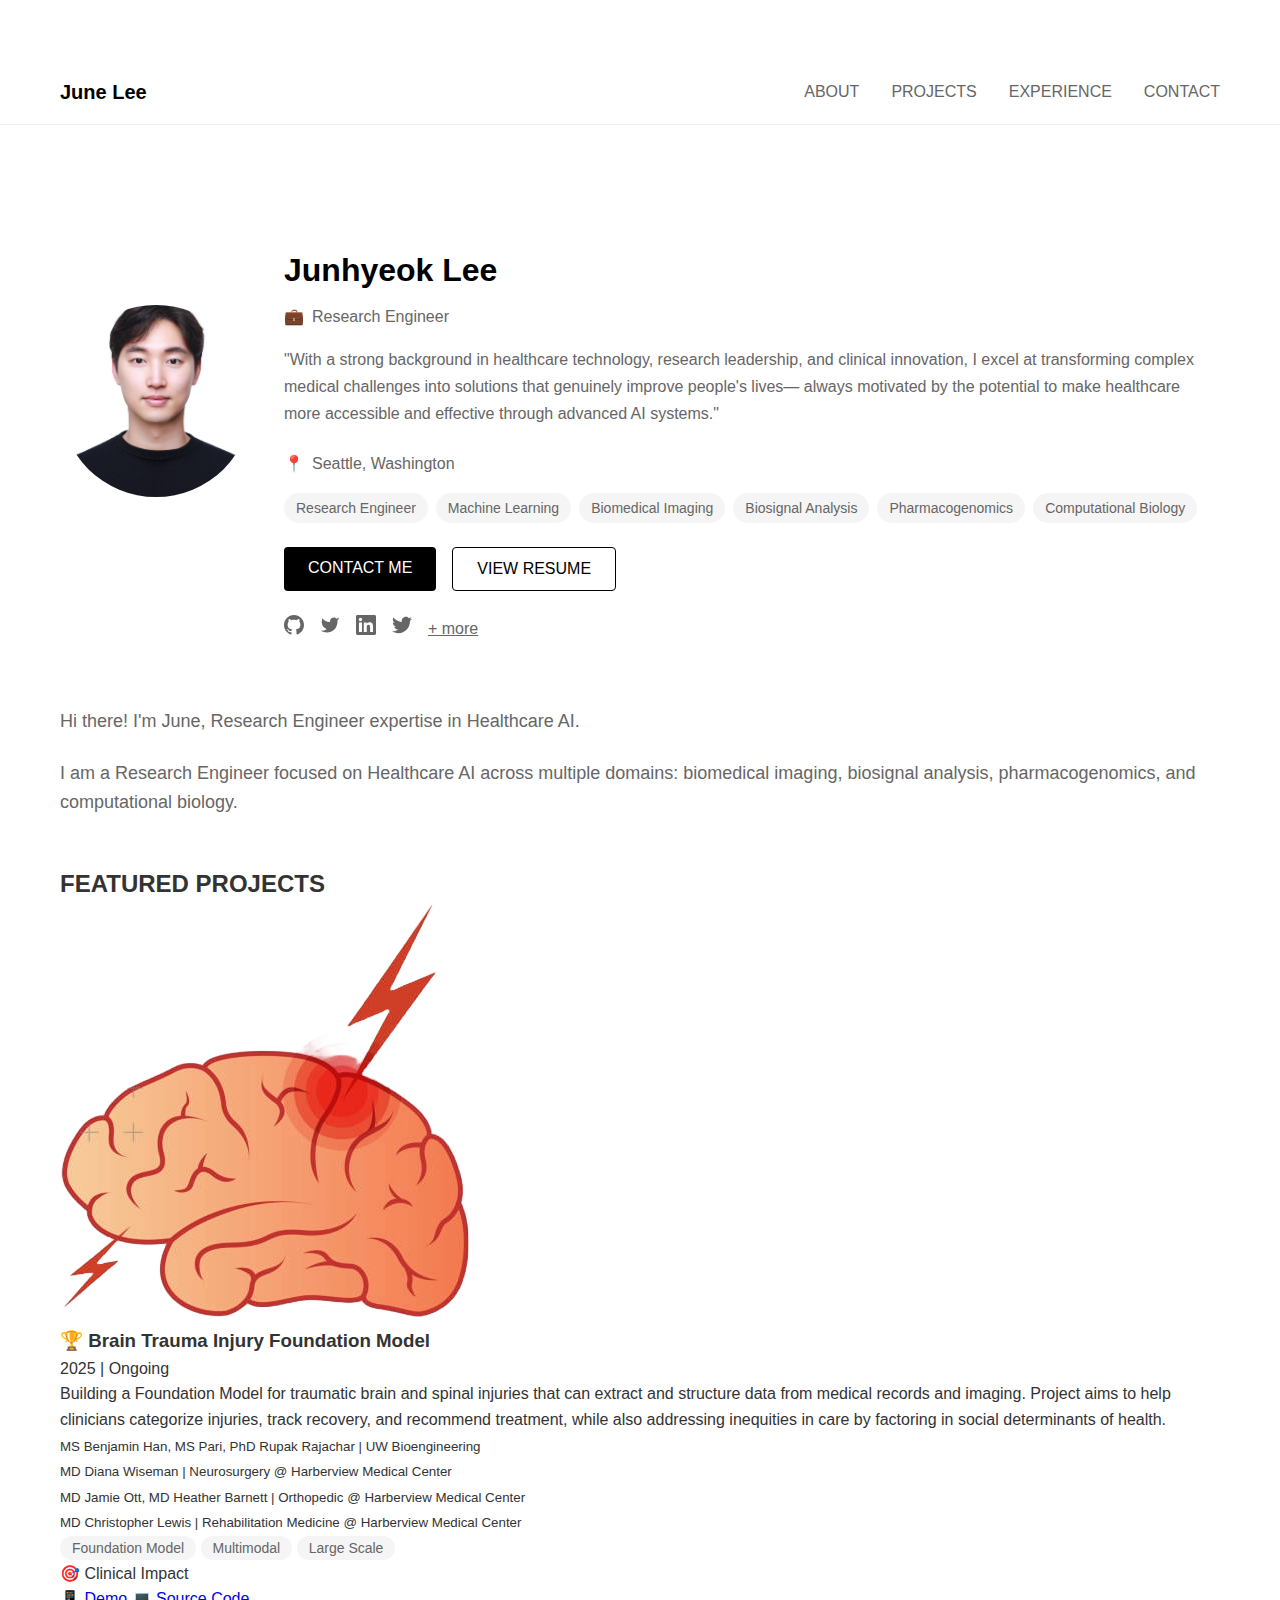
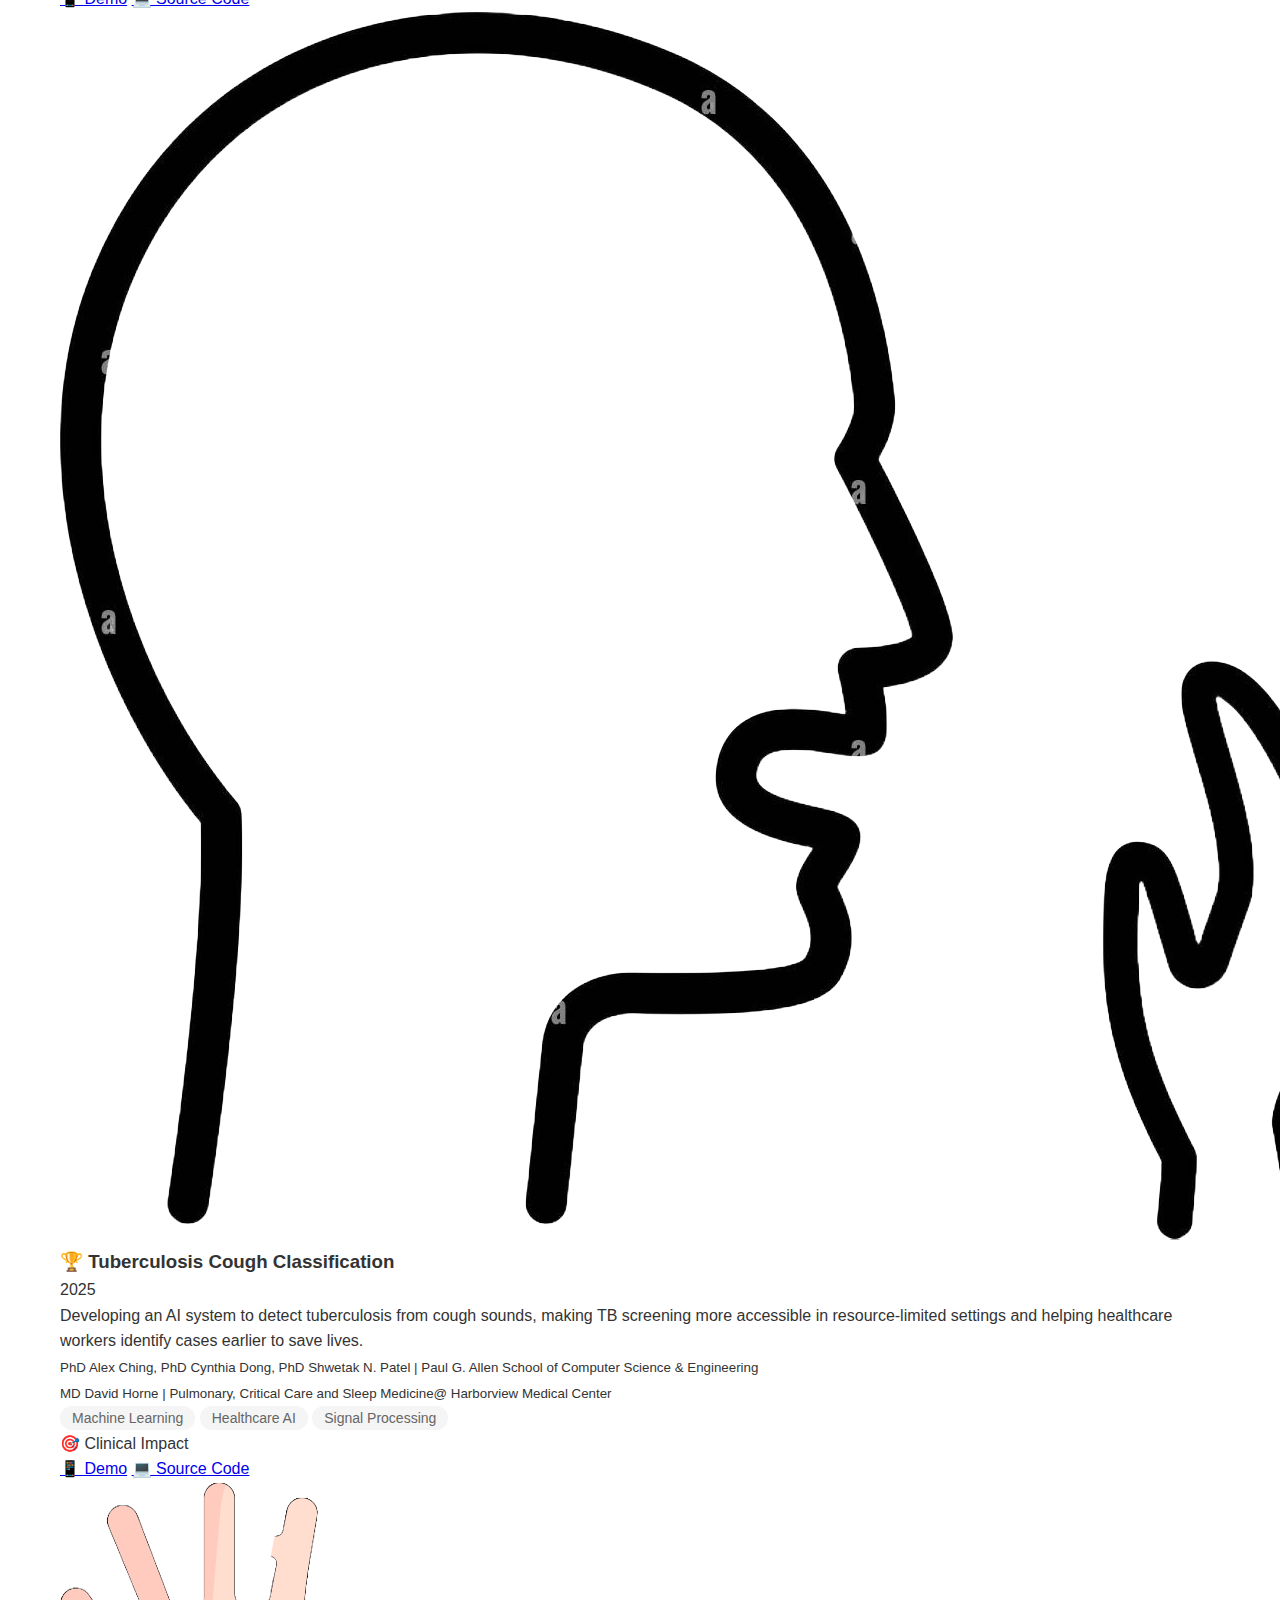
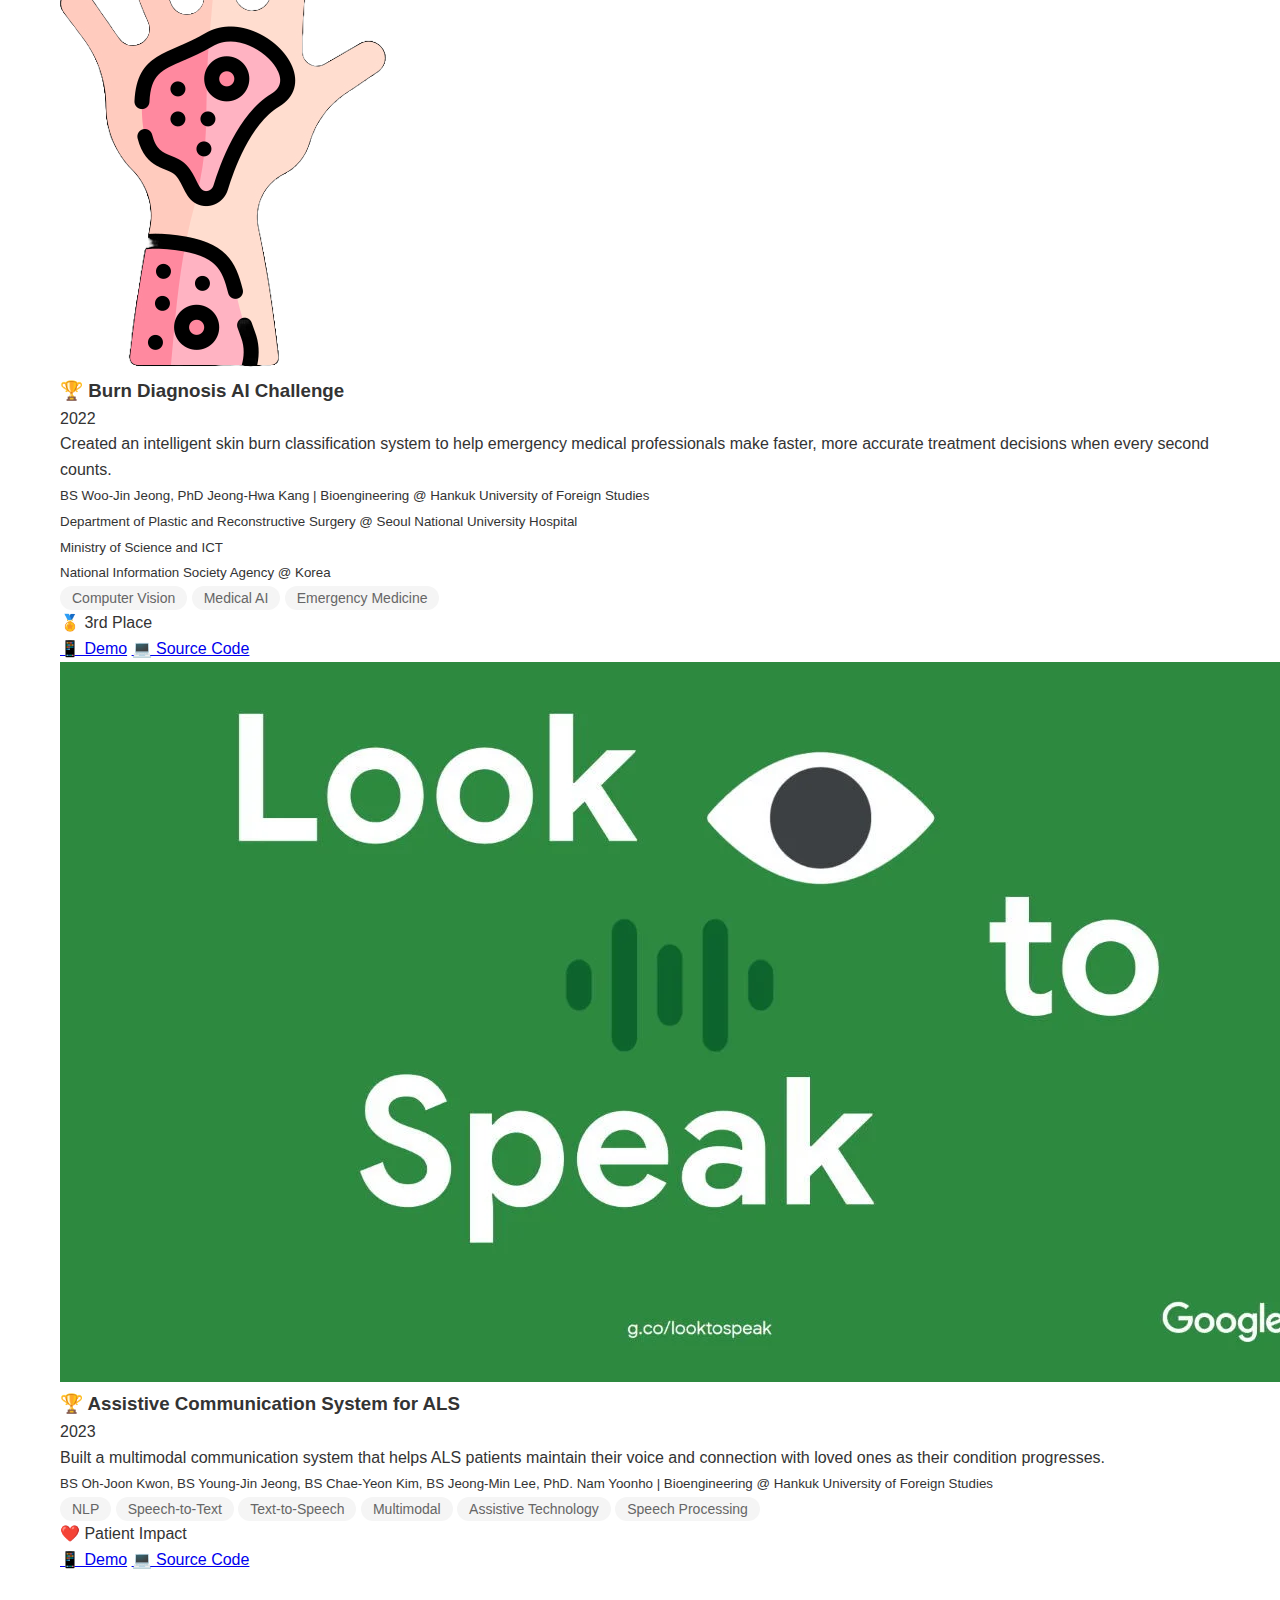
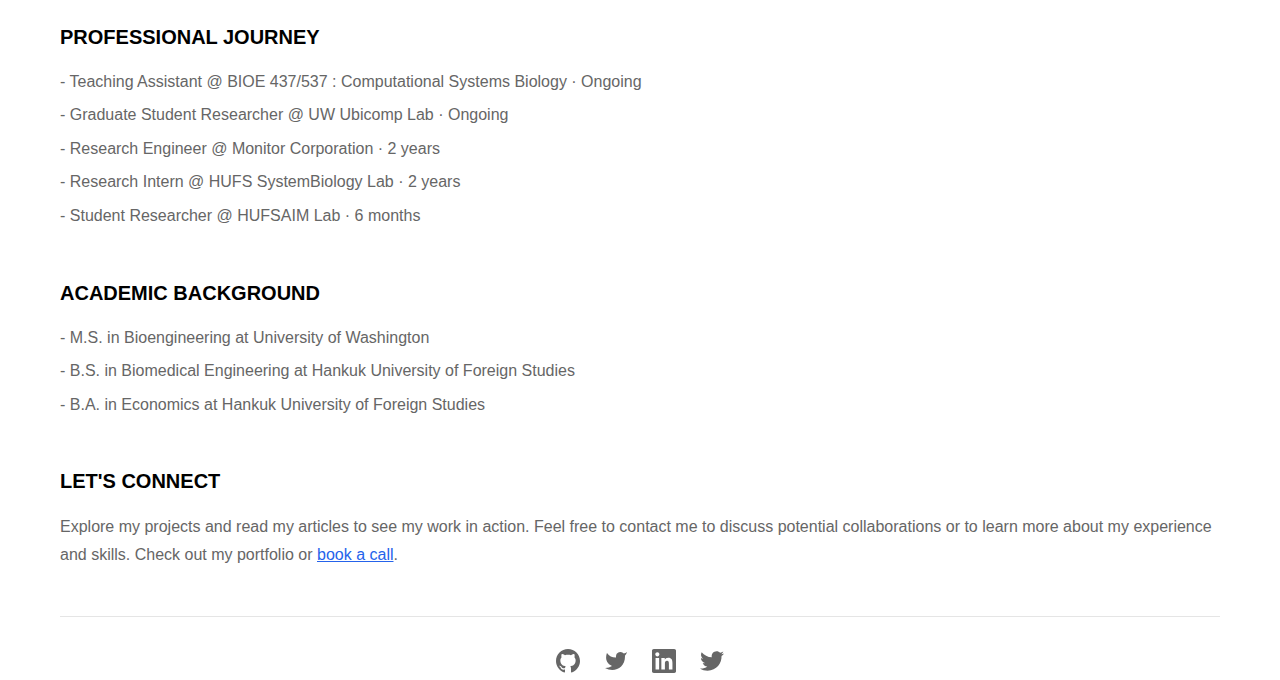
<file: index.html>
<!DOCTYPE html>
<html lang="ko">
<head>
    <meta charset="UTF-8">
    <meta name="viewport" content="width=device-width, initial-scale=1.0">
    <title>June Lee | Research Engineer</title>
    <link rel="preconnect" href="https://fonts.googleapis.com">
    <link rel="preconnect" href="https://fonts.gstatic.com" crossorigin>
    <link href="https://fonts.googleapis.com/css2?family=Montserrat:ital,wght@0,100..900;1,100..900&display=swap" rel="stylesheet">
    <link rel="stylesheet" href="styles.css">
</head>
<body>
    <!-- Header -->
    <header>
        <div class="container">
            <div class="header-content">
                <div class="logo">June Lee</div>
                <nav>
                    <a href="#about">ABOUT</a>
                    <a href="#projects">PROJECTS</a>
                    <a href="#journey">EXPERIENCE</a>
                    <a href="#contact">CONTACT</a>
                </nav>
            </div>
        </div>
    </header>

    <!-- Main Content -->
    <main class="container">
        <!-- Profile Section -->
        <section class="profile-section">
            <div class="profile-image">
                <img src="./pics/profile.jpeg" alt="Profile">
            </div>
            <div class="profile-info">
                <h1>Junhyeok Lee</h1>
                <div class="profile-title">
                    <span>💼</span>
                    <span>Research Engineer</span>
                </div>
                <p class="profile-description">
                    "With a strong background in healthcare technology, research leadership, and clinical innovation, I excel at transforming complex medical challenges into solutions that genuinely improve people's lives— always motivated by the potential to make healthcare more accessible and effective through advanced AI systems."
                </p>
                <div class="location">
                    <span>📍</span>
                    <span>Seattle, Washington</span>
                </div>
                <div class="tags">
                    <span class="tag">Research Engineer</span>
                    <span class="tag">Machine Learning</span>
                    <span class="tag">Biomedical Imaging</span>
                    <span class="tag">Biosignal Analysis</span>
                    <span class="tag">Pharmacogenomics</span>
                    <span class="tag">Computational Biology</span>
                </div>
                <div class="action-buttons">
                    <a href="#contact" class="btn btn-primary">CONTACT ME</a>
                    <a href="#" class="btn btn-secondary">VIEW RESUME</a>
                </div>
                <div class="social-links">
                    <a href="#">
                        <svg fill="currentColor" viewBox="0 0 24 24">
                            <path d="M12 0c-6.626 0-12 5.373-12 12 0 5.302 3.438 9.8 8.207 11.387.599.111.793-.261.793-.577v-2.234c-3.338.726-4.033-1.416-4.033-1.416-.546-1.387-1.333-1.756-1.333-1.756-1.089-.745.083-.729.083-.729 1.205.084 1.839 1.237 1.839 1.237 1.07 1.834 2.807 1.304 3.492.997.107-.775.418-1.305.762-1.604-2.665-.305-5.467-1.334-5.467-5.931 0-1.311.469-2.381 1.236-3.221-.124-.303-.535-1.524.117-3.176 0 0 1.008-.322 3.301 1.23.957-.266 1.983-.399 3.003-.404 1.02.005 2.047.138 3.006.404 2.291-1.552 3.297-1.23 3.297-1.23.653 1.653.242 2.874.118 3.176.77.84 1.235 1.911 1.235 3.221 0 4.609-2.807 5.624-5.479 5.921.43.372.823 1.102.823 2.222v3.293c0 .319.192.694.801.576 4.765-1.589 8.199-6.086 8.199-11.386 0-6.627-5.373-12-12-12z"/>
                        </svg>
                    </a>
                    <a href="#">
                        <svg fill="currentColor" viewBox="0 0 24 24">
                            <path d="M23 3a10.9 10.9 0 01-3.14 1.53 4.48 4.48 0 00-7.86 3v1A10.66 10.66 0 013 4s-4 9 5 13a11.64 11.64 0 01-7 2c9 5 20 0 20-11.5a4.5 4.5 0 00-.08-.83A7.72 7.72 0 0023 3z"/>
                        </svg>
                    </a>
                    <a href="#">
                        <svg fill="currentColor" viewBox="0 0 24 24">
                            <path d="M20.447 20.452h-3.554v-5.569c0-1.328-.027-3.037-1.852-3.037-1.853 0-2.136 1.445-2.136 2.939v5.667H9.351V9h3.414v1.561h.046c.477-.9 1.637-1.85 3.37-1.85 3.601 0 4.267 2.37 4.267 5.455v6.286zM5.337 7.433c-1.144 0-2.063-.926-2.063-2.065 0-1.138.92-2.063 2.063-2.063 1.14 0 2.064.925 2.064 2.063 0 1.139-.925 2.065-2.064 2.065zm1.782 13.019H3.555V9h3.564v11.452zM22.225 0H1.771C.792 0 0 .774 0 1.729v20.542C0 23.227.792 24 1.771 24h20.451C23.2 24 24 23.227 24 22.271V1.729C24 .774 23.2 0 22.222 0h.003z"/>
                        </svg>
                    </a>
                    <a href="#">
                        <svg fill="currentColor" viewBox="0 0 24 24">
                            <path d="M24 4.557c-.883.392-1.832.656-2.828.775 1.017-.609 1.798-1.574 2.165-2.724-.951.564-2.005.974-3.127 1.195-.897-.957-2.178-1.555-3.594-1.555-3.179 0-5.515 2.966-4.797 6.045-4.091-.205-7.719-2.165-10.148-5.144-1.29 2.213-.669 5.108 1.523 6.574-.806-.026-1.566-.247-2.229-.616-.054 2.281 1.581 4.415 3.949 4.89-.693.188-1.452.232-2.224.084.626 1.956 2.444 3.379 4.6 3.419-2.07 1.623-4.678 2.348-7.29 2.04 2.179 1.397 4.768 2.212 7.548 2.212 9.142 0 14.307-7.721 13.995-14.646.962-.695 1.797-1.562 2.457-2.549z"/>
                        </svg>
                    </a>
                    <a href="#" class="text-sm">+ more</a>
                </div>
            </div>
        </section>

        <!-- Introduction -->
        <section class="introduction">
            <p>Hi there! I'm June, Research Engineer expertise in Healthcare AI.</p>
            <p>I am a Research Engineer focused on Healthcare AI across multiple domains: biomedical imaging,
                biosignal analysis, pharmacogenomics, and computational biology.</p>
        </section>

        <!-- Projects Section -->
        <section id="projects" class="projects-section">
            <h2>FEATURED PROJECTS</h2>
            <div class="projects-grid">
                <div class="project-card">
                    <div class="project-image">
                        <img src="./pics/brain_injury.png" alt="Brain Trauma Injury Foundation Model" />
                    </div>
                    <div class="project-content">
                        <div class="project-header">
                            <h3>🏆 Brain Trauma Injury Foundation Model</h3>
                            <span class="project-date">2025 | Ongoing</span>
                        </div>
                        <p class="project-description">
                            Building a Foundation Model for traumatic brain and spinal injuries that can extract and structure data from medical records and imaging. Project aims to help clinicians categorize injuries, track recovery, and recommend treatment, while also addressing inequities in care by factoring in social determinants of health.
                        </p>
                        <div class="project-collaborators">
                            <small>MS Benjamin Han, MS Pari, PhD Rupak Rajachar | UW Bioengineering</small>
                            <br>
                            <small>MD Diana Wiseman | Neurosurgery @ Harberview Medical Center</small>
                            <br>
                            <small>MD Jamie Ott, MD Heather Barnett | Orthopedic @ Harberview Medical Center</small>
                            <br>
                            <small>MD Christopher Lewis | Rehabilitation Medicine @ Harberview Medical Center</small>
                        </div>
                        <div class="project-tags">
                            <span class="tag">Foundation Model</span>
                            <span class="tag">Multimodal</span>
                            <span class="tag">Large Scale</span>
                        </div>
                        <div class="project-achievements">
                            <span class="achievement">🎯 Clinical Impact</span>
                        </div>
                        <div class="project-actions">
                            <a href="#" class="btn-demo">📱 Demo</a>
                            <a href="#" class="btn-source">💻 Source Code</a>
                        </div>
                    </div>
                </div>
                
                <div class="project-card">
                    <div class="project-image">
                        <img src="./pics/tb_cough.png" alt="TB Cough Classification" />
                    </div>
                    <div class="project-content">
                        <div class="project-header">
                            <h3>🏆 Tuberculosis Cough Classification</h3>
                            <span class="project-date">2025</span>
                        </div>
                        <p class="project-description">
                            Developing an AI system to detect tuberculosis from cough sounds, making TB screening more accessible in resource-limited settings and helping healthcare workers identify cases earlier to save lives.
                        </p>
                        <div class="project-collaborators">
                            <small>PhD Alex Ching, PhD Cynthia Dong, PhD Shwetak N. Patel | Paul G. Allen School of Computer Science & Engineering</small>
                            <br>
                            <small>MD David Horne | Pulmonary, Critical Care and Sleep Medicine@ Harborview Medical Center</small>
                        </div>
                        <div class="project-tags">
                            <span class="tag">Machine Learning</span>
                            <span class="tag">Healthcare AI</span>
                            <span class="tag">Signal Processing</span>
                        </div>
                        <div class="project-achievements">
                            <span class="achievement">🎯 Clinical Impact</span>
                        </div>
                        <div class="project-actions">
                            <a href="#" class="btn-demo">📱 Demo</a>
                            <a href="#" class="btn-source">💻 Source Code</a>
                        </div>
                    </div>
                </div>

                <div class="project-card">
                    <div class="project-image">
                        <img src="./pics/skin_burn.png" alt="Burn Diagnosis AI Challenge" />
                    </div>
                    <div class="project-content">
                        <div class="project-header">
                            <h3>🏆 Burn Diagnosis AI Challenge</h3>
                            <span class="project-date">2022</span>
                        </div>
                        <p class="project-description">
                            Created an intelligent skin burn classification system to help emergency medical professionals make faster, more accurate treatment decisions when every second counts.
                        </p>
                        <div class="project-collaborators">
                            <small>BS Woo-Jin Jeong, PhD Jeong-Hwa Kang | Bioengineering @ Hankuk University of Foreign Studies</small>
                            <br>
                            <small>Department of Plastic and Reconstructive Surgery @ Seoul National University Hospital</small>
                            <br>
                            <small>Ministry of Science and ICT</small>
                            <br>
                            <small>National Information Society Agency @ Korea</small>
                        </div>
                        <div class="project-tags">
                            <span class="tag">Computer Vision</span>
                            <span class="tag">Medical AI</span>
                            <span class="tag">Emergency Medicine</span>
                        </div>
                        <div class="project-achievements">
                            <span class="achievement">🏅 3rd Place</span>
                        </div>
                        <div class="project-actions">
                            <a href="#" class="btn-demo">📱 Demo</a>
                            <a href="#" class="btn-source">💻 Source Code</a>
                        </div>
                    </div>
                </div>

                <div class="project-card">
                    <div class="project-image">
                        <img src="./pics/look_to_speak.webp" alt="ALS Communication System" />
                    </div>
                    <div class="project-content">
                        <div class="project-header">
                            <h3>🏆 Assistive Communication System for ALS</h3>
                            <span class="project-date">2023</span>
                        </div>
                        <p class="project-description">
                            Built a multimodal communication system that helps ALS patients maintain their voice and connection with loved ones as their condition progresses.
                        </p>
                        <div class="project-collaborators">
                            <small>BS Oh-Joon Kwon, BS Young-Jin Jeong, BS Chae-Yeon Kim, BS Jeong-Min Lee, PhD. Nam Yoonho | Bioengineering @ Hankuk University of Foreign Studies</small>
                        </div>
                        <div class="project-tags">
                            <span class="tag">NLP</span>
                            <span class="tag">Speech-to-Text</span>
                            <span class="tag">Text-to-Speech</span>
                            <span class="tag">Multimodal</span>
                            <span class="tag">Assistive Technology</span>
                            <span class="tag">Speech Processing</span>
                        </div>
                        <div class="project-achievements">
                            <span class="achievement">❤️ Patient Impact</span>
                        </div>
                        <div class="project-actions">
                            <a href="#" class="btn-demo">📱 Demo</a>
                            <a href="#" class="btn-source">💻 Source Code</a>
                        </div>
                    </div>
                </div>
            </div>
        </section>

        <!-- Professional Journey -->
        <section id="journey" class="journey-section">
            <h2>PROFESSIONAL JOURNEY</h2>
            <div class="journey-list">
                <div>- Teaching Assistant @ BIOE 437/537 : Computational Systems Biology · Ongoing</div>
                <div>- Graduate Student Researcher @ UW Ubicomp Lab · Ongoing</div>
                <div>- Research Engineer @ Monitor Corporation · 2 years</div>
                <div>- Research Intern @ HUFS SystemBiology Lab · 2 years</div>
                <div>- Student Researcher @ HUFSAIM Lab · 6 months</div>
            </div>
        </section>

        <!-- Academic Background -->
        <section class="academic-section">
            <h2>ACADEMIC BACKGROUND</h2>
            <div class="academic-list">
                <div>- M.S. in Bioengineering at University of Washington</div>
                <div>- B.S. in Biomedical Engineering at Hankuk University of Foreign Studies</div>
                <div>- B.A. in Economics at Hankuk University of Foreign Studies</div>
            </div>
        </section>

        <!-- Contact Section -->
        <section id="contact" class="contact-section">
            <h2>LET'S CONNECT</h2>
            <p>Explore my projects and read my articles to see my work in action. Feel free to contact me to discuss potential collaborations or to learn more about my experience and skills. Check out my portfolio or <a href="/contact">book a call</a>.</p>
        </section>

        <!-- Footer Social Links -->
        <footer>
            <div class="footer-social">
                <a href="#">
                    <svg fill="currentColor" viewBox="0 0 24 24">
                        <path d="M12 0c-6.626 0-12 5.373-12 12 0 5.302 3.438 9.8 8.207 11.387.599.111.793-.261.793-.577v-2.234c-3.338.726-4.033-1.416-4.033-1.416-.546-1.387-1.333-1.756-1.333-1.756-1.089-.745.083-.729.083-.729 1.205.084 1.839 1.237 1.839 1.237 1.07 1.834 2.807 1.304 3.492.997.107-.775.418-1.305.762-1.604-2.665-.305-5.467-1.334-5.467-5.931 0-1.311.469-2.381 1.236-3.221-.124-.303-.535-1.524.117-3.176 0 0 1.008-.322 3.301 1.23.957-.266 1.983-.399 3.003-.404 1.02.005 2.047.138 3.006.404 2.291-1.552 3.297-1.23 3.297-1.23.653 1.653.242 2.874.118 3.176.77.84 1.235 1.911 1.235 3.221 0 4.609-2.807 5.624-5.479 5.921.43.372.823 1.102.823 2.222v3.293c0 .319.192.694.801.576 4.765-1.589 8.199-6.086 8.199-11.386 0-6.627-5.373-12-12-12z"/>
                    </svg>
                </a>
                <a href="#">
                    <svg fill="currentColor" viewBox="0 0 24 24">
                        <path d="M23 3a10.9 10.9 0 01-3.14 1.53 4.48 4.48 0 00-7.86 3v1A10.66 10.66 0 013 4s-4 9 5 13a11.64 11.64 0 01-7 2c9 5 20 0 20-11.5a4.5 4.5 0 00-.08-.83A7.72 7.72 0 0023 3z"/>
                    </svg>
                </a>
                <a href="#">
                    <svg fill="currentColor" viewBox="0 0 24 24">
                        <path d="M20.447 20.452h-3.554v-5.569c0-1.328-.027-3.037-1.852-3.037-1.853 0-2.136 1.445-2.136 2.939v5.667H9.351V9h3.414v1.561h.046c.477-.9 1.637-1.85 3.37-1.85 3.601 0 4.267 2.37 4.267 5.455v6.286zM5.337 7.433c-1.144 0-2.063-.926-2.063-2.065 0-1.138.92-2.063 2.063-2.063 1.14 0 2.064.925 2.064 2.063 0 1.139-.925 2.065-2.064 2.065zm1.782 13.019H3.555V9h3.564v11.452zM22.225 0H1.771C.792 0 0 .774 0 1.729v20.542C0 23.227.792 24 1.771 24h20.451C23.2 24 24 23.227 24 22.271V1.729C24 .774 23.2 0 22.222 0h.003z"/>
                    </svg>
                </a>
                <a href="#">
                    <svg fill="currentColor" viewBox="0 0 24 24">
                        <path d="M24 4.557c-.883.392-1.832.656-2.828.775 1.017-.609 1.798-1.574 2.165-2.724-.951.564-2.005.974-3.127 1.195-.897-.957-2.178-1.555-3.594-1.555-3.179 0-5.515 2.966-4.797 6.045-4.091-.205-7.719-2.165-10.148-5.144-1.29 2.213-.669 5.108 1.523 6.574-.806-.026-1.566-.247-2.229-.616-.054 2.281 1.581 4.415 3.949 4.89-.693.188-1.452.232-2.224.084.626 1.956 2.444 3.379 4.6 3.419-2.07 1.623-4.678 2.348-7.29 2.04 2.179 1.397 4.768 2.212 7.548 2.212 9.142 0 14.307-7.721 13.995-14.646.962-.695 1.797-1.562 2.457-2.549z"/>
                    </svg>
                </a>
            </div>
        </footer>
    </main>
</body>
</html>
</file>
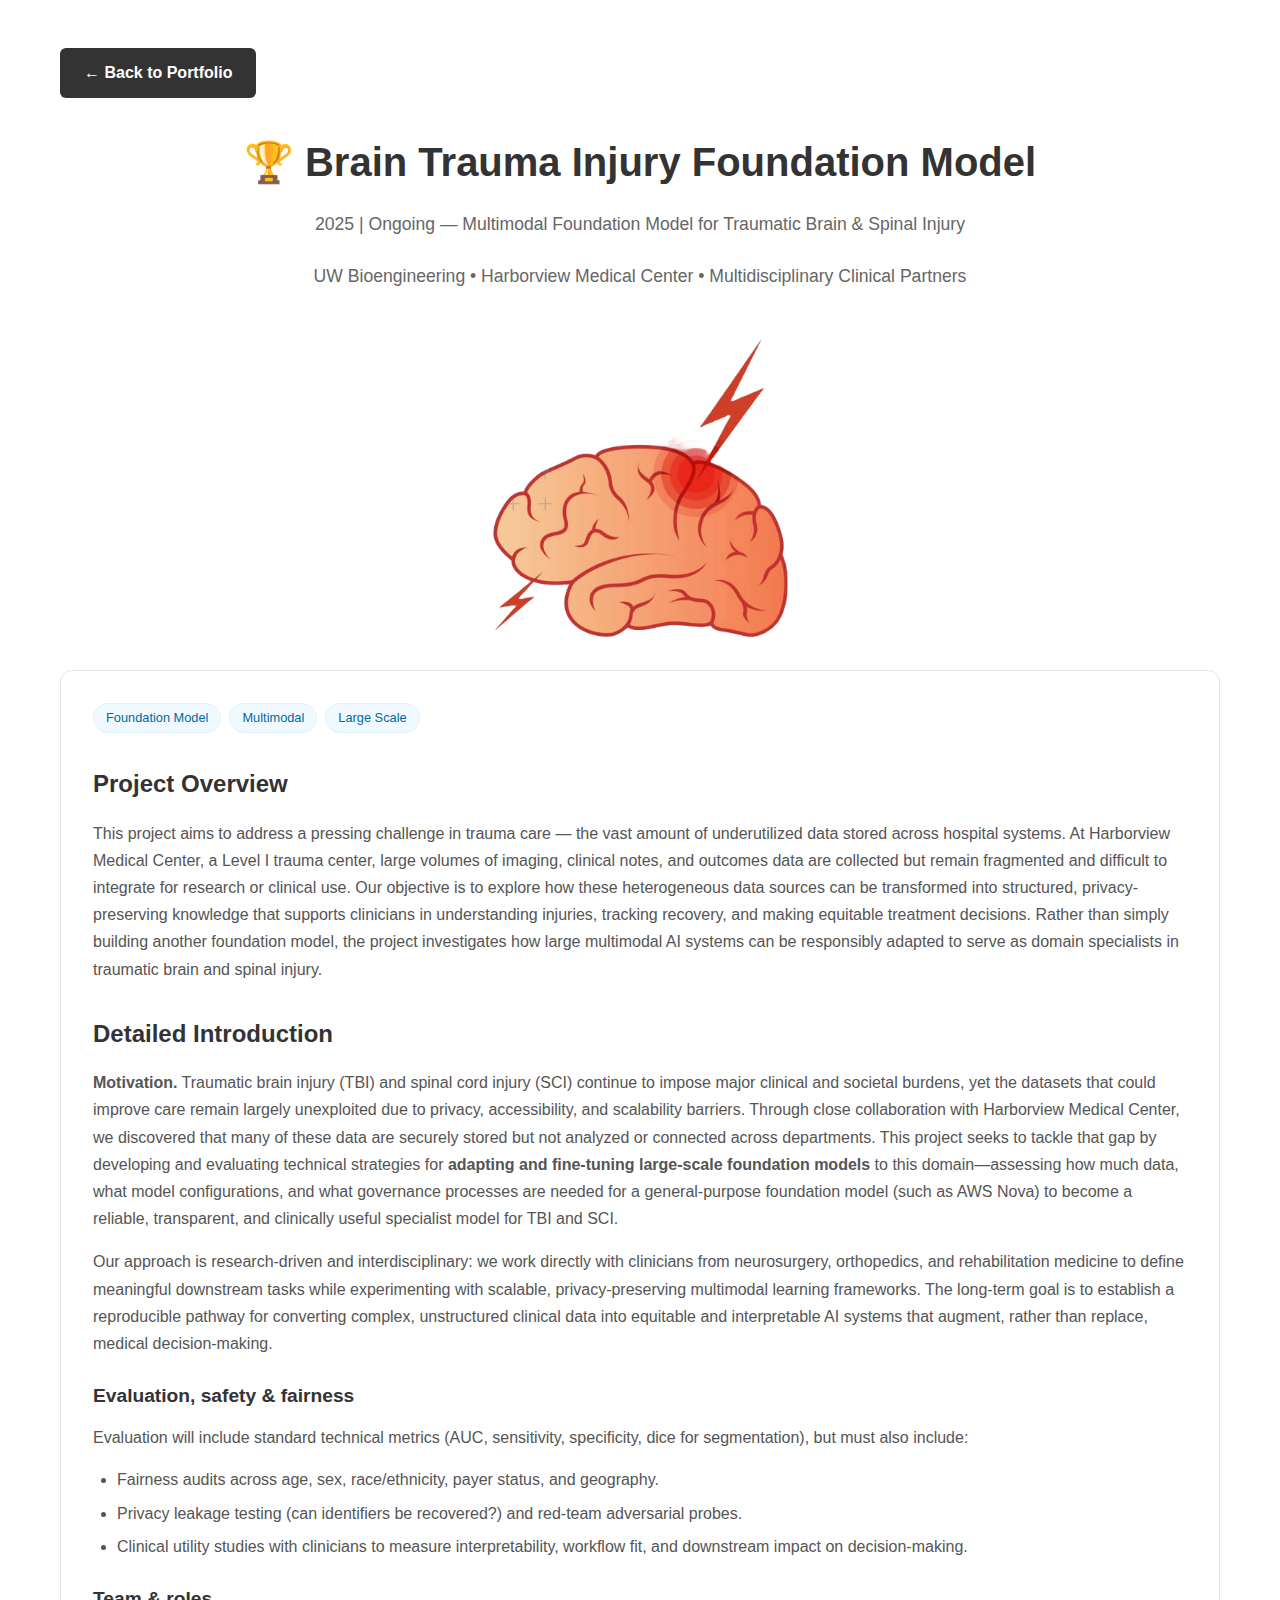
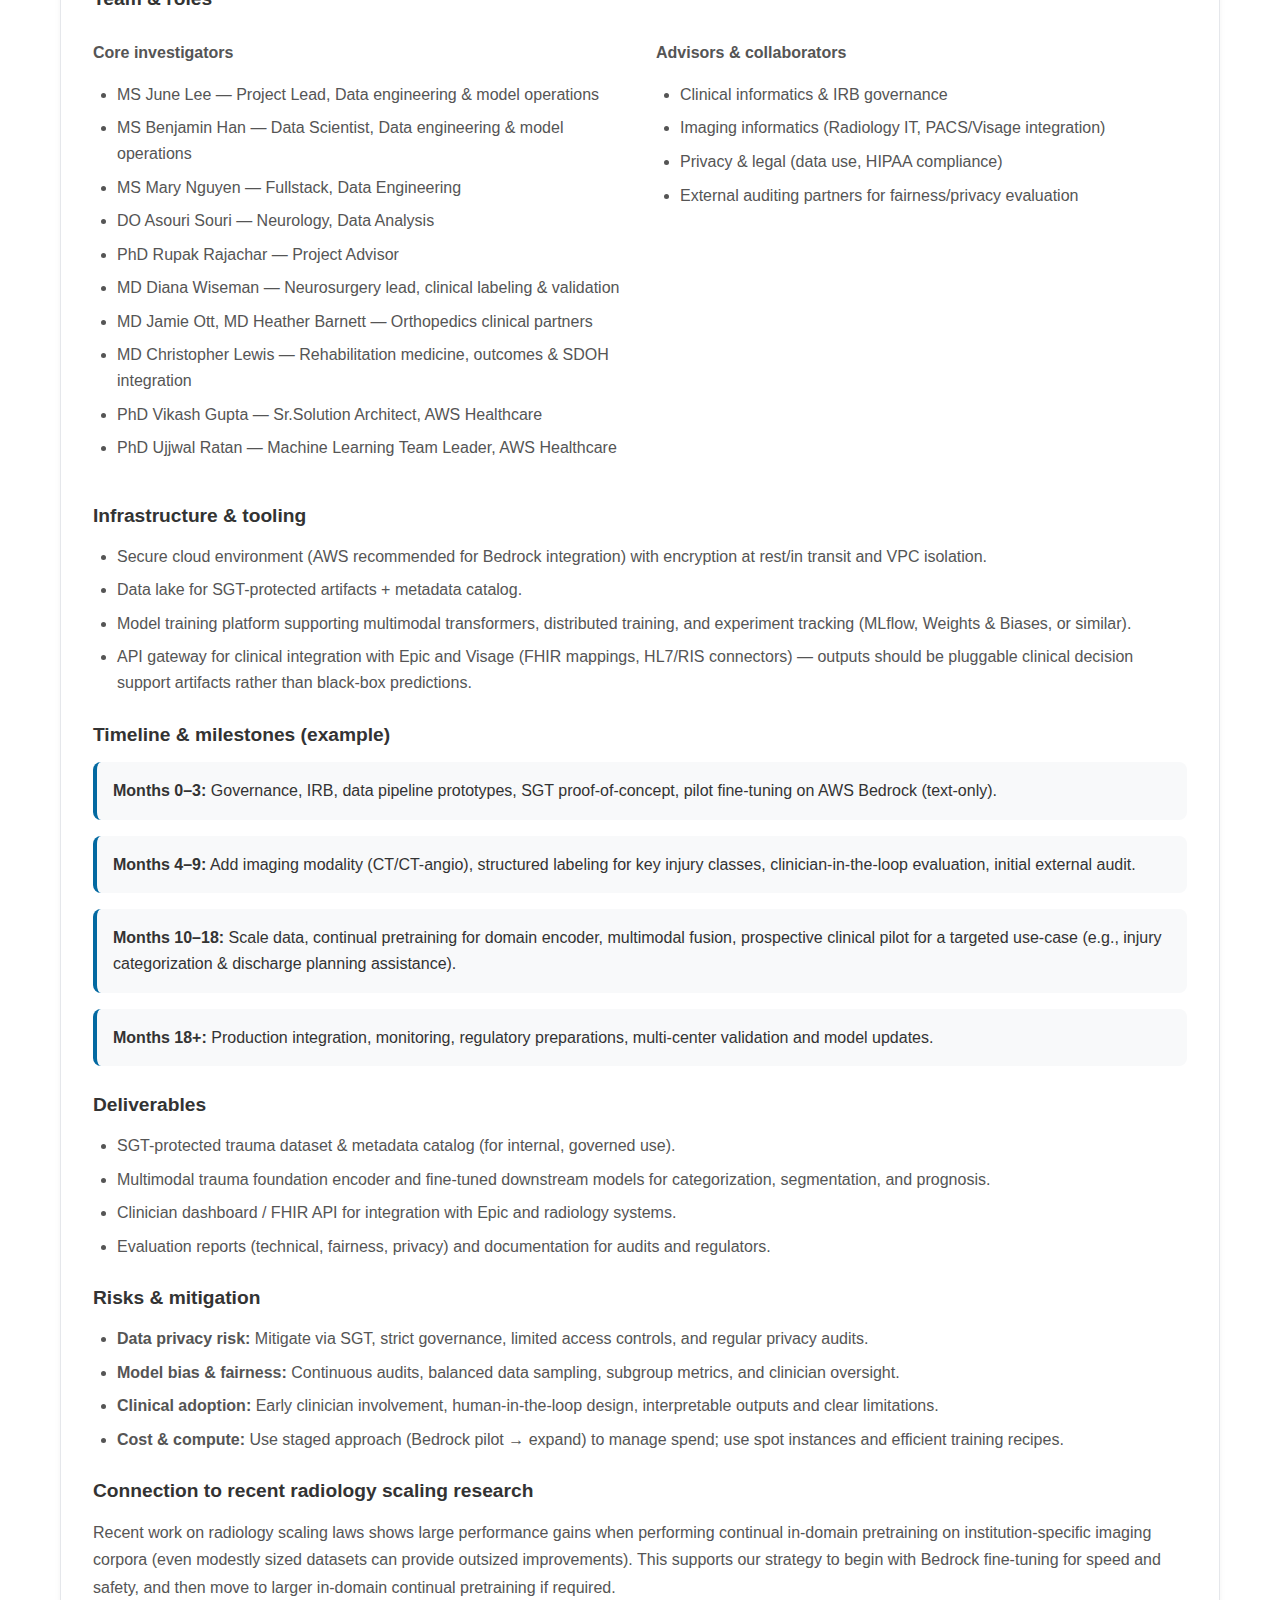
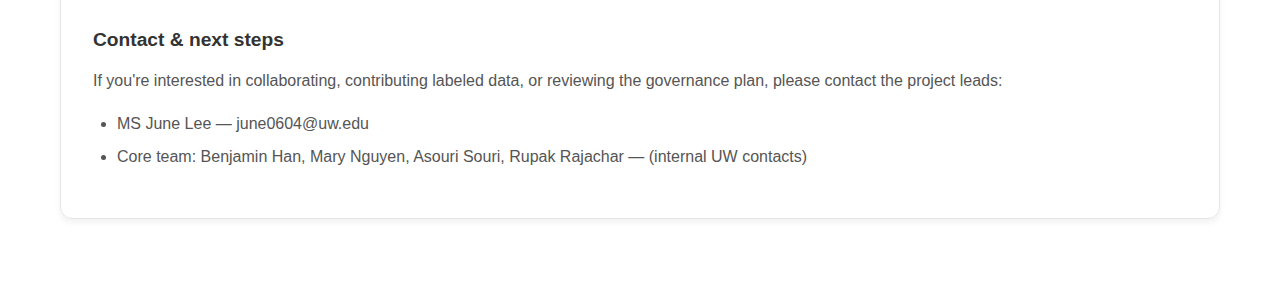
<file: projects/brain-trauma-injury.html>
<!DOCTYPE html>
<html lang="ko">
<head>
    <meta charset="UTF-8">
    <meta name="viewport" content="width=device-width, initial-scale=1.0">
    <title>Brain Trauma Injury Foundation Model | June Lee</title>
    <link rel="preconnect" href="https://fonts.googleapis.com">
    <link rel="preconnect" href="https://fonts.gstatic.com" crossorigin>
    <link href="https://fonts.googleapis.com/css2?family=Montserrat:ital,wght@0,100..900;1,100..900&display=swap" rel="stylesheet">
    <link rel="stylesheet" href="../styles.css">
    <style>
        .project-detail-container {
            max-width: 1200px;
            margin: 0 auto;
            padding: 48px 20px;
        }
        
        .project-detail-header {
            margin-bottom: 48px;
            text-align: center;
        }
        
        .project-detail-header h1 {
            font-size: 2.5rem;
            font-weight: 700;
            color: #333;
            margin-bottom: 16px;
        }
        
        .project-detail-meta {
            color: #666;
            font-size: 1.1rem;
            margin-bottom: 24px;
        }
        
        .project-detail-image {
            width: 100%;
            max-width: 600px;
            height: 300px;
            object-fit: contain;
            background: white;
            border-radius: 12px;
            margin: 0 auto 32px auto;
            display: block;
        }
        
        .project-detail-content {
            background: white;
            border-radius: 12px;
            box-shadow: 0 4px 6px rgba(0, 0, 0, 0.05);
            border: 1px solid #e5e7eb;
            padding: 2rem;
            margin-bottom: 32px;
        }
        
        .project-detail-content h2 {
            font-size: 1.5rem;
            font-weight: 600;
            color: #333;
            margin-bottom: 1rem;
            margin-top: 2rem;
        }
        
        .project-detail-content h2:first-child {
            margin-top: 0;
        }
        
        .project-detail-content h3 {
            font-size: 1.2rem;
            font-weight: 600;
            color: #333;
            margin-bottom: 0.75rem;
            margin-top: 1.5rem;
        }
        
        .project-detail-content p {
            color: #555;
            line-height: 1.7;
            margin-bottom: 1rem;
        }
        
        .project-detail-content ul, .project-detail-content ol {
            margin-bottom: 1rem;
            padding-left: 1.5rem;
        }
        
        .project-detail-content li {
            color: #555;
            line-height: 1.6;
            margin-bottom: 0.5rem;
        }
        
        .project-tags {
            display: flex;
            flex-wrap: wrap;
            gap: 0.5rem;
            margin-bottom: 1.5rem;
        }
        
        .project-tags .tag {
            background: #f0f9ff;
            color: #0369a1;
            padding: 0.25rem 0.75rem;
            border-radius: 20px;
            font-size: 0.8rem;
            font-weight: 500;
            border: 1px solid #e0f2fe;
        }
        
        .back-button {
            display: inline-flex;
            align-items: center;
            gap: 8px;
            padding: 12px 24px;
            background: #333;
            color: white;
            text-decoration: none;
            border-radius: 6px;
            font-weight: 600;
            transition: all 0.3s ease;
            margin-bottom: 32px;
        }
        
        .back-button:hover {
            background: #000;
            transform: translateY(-1px);
        }
        
        .two-col {
            display: grid;
            grid-template-columns: 1fr 1fr;
            gap: 2rem;
            margin: 1.5rem 0;
        }
        
        .timeline {
            display: flex;
            flex-direction: column;
            gap: 1rem;
        }
        
        .timeline .item {
            background: #f8f9fa;
            border-radius: 8px;
            padding: 1rem;
            border-left: 4px solid #0369a1;
        }
        
        @media (max-width: 768px) {
            .two-col {
                grid-template-columns: 1fr;
            }
            
            .project-detail-header h1 {
                font-size: 2rem;
            }
        }
    </style>
</head>
<body>
    <div class="project-detail-container">
        <a href="../index.html" class="back-button">← Back to Portfolio</a>
        
        <div class="project-detail-header">
            <h1>🏆 Brain Trauma Injury Foundation Model</h1>
            <div class="project-detail-meta">2025 | Ongoing — Multimodal Foundation Model for Traumatic Brain & Spinal Injury</div>
            <div class="project-detail-meta">UW Bioengineering • Harborview Medical Center • Multidisciplinary Clinical Partners</div>
        </div>

        <img src="../pics/brain_injury.png" alt="Brain Trauma Injury Foundation Model" class="project-detail-image">

        <div class="project-detail-content">
            <div class="project-tags">
                <span class="tag">Foundation Model</span>
                <span class="tag">Multimodal</span>
                <span class="tag">Large Scale</span>
            </div>

            <h2>Project Overview</h2>
            <p>
            This project aims to address a pressing challenge in trauma care — the vast amount of underutilized data stored across hospital systems. At Harborview Medical Center, a Level I trauma center, large volumes of imaging, clinical notes, and outcomes data are collected but remain fragmented and difficult to integrate for research or clinical use. Our objective is to explore how these heterogeneous data sources can be transformed into structured, privacy-preserving knowledge that supports clinicians in understanding injuries, tracking recovery, and making equitable treatment decisions. Rather than simply building another foundation model, the project investigates how large multimodal AI systems can be responsibly adapted to serve as domain specialists in traumatic brain and spinal injury.
            </p>

            <h2>Detailed Introduction</h2>
            <p>
            <strong>Motivation.</strong> Traumatic brain injury (TBI) and spinal cord injury (SCI) continue to impose major clinical and societal burdens, yet the datasets that could improve care remain largely unexploited due to privacy, accessibility, and scalability barriers. Through close collaboration with Harborview Medical Center, we discovered that many of these data are securely stored but not analyzed or connected across departments. This project seeks to tackle that gap by developing and evaluating technical strategies for <strong>adapting and fine-tuning large-scale foundation models</strong> to this domain—assessing how much data, what model configurations, and what governance processes are needed for a general-purpose foundation model (such as AWS Nova) to become a reliable, transparent, and clinically useful specialist model for TBI and SCI.
            </p>

            <p>
            Our approach is research-driven and interdisciplinary: we work directly with clinicians from neurosurgery, orthopedics, and rehabilitation medicine to define meaningful downstream tasks while experimenting with scalable, privacy-preserving multimodal learning frameworks. The long-term goal is to establish a reproducible pathway for converting complex, unstructured clinical data into equitable and interpretable AI systems that augment, rather than replace, medical decision-making.
            </p>

            <h3>Evaluation, safety & fairness</h3>
            <p>Evaluation will include standard technical metrics (AUC, sensitivity, specificity, dice for segmentation), but must also include:</p>
            <ul>
              <li>Fairness audits across age, sex, race/ethnicity, payer status, and geography.</li>
              <li>Privacy leakage testing (can identifiers be recovered?) and red-team adversarial probes.</li>
              <li>Clinical utility studies with clinicians to measure interpretability, workflow fit, and downstream impact on decision-making.</li>
            </ul>

            <h3>Team & roles</h3>
            <div class="two-col">
              <div>
                <p><strong>Core investigators</strong></p>
                <ul>
                  <li>MS June Lee — Project Lead, Data engineering & model operations</li>
                  <li>MS Benjamin Han — Data Scientist, Data engineering & model operations</li>
                  <li>MS Mary Nguyen — Fullstack, Data Engineering</li>
                  <li>DO Asouri Souri — Neurology, Data Analysis</li>
                  <li>PhD Rupak Rajachar — Project Advisor</li>
                  <li>MD Diana Wiseman — Neurosurgery lead, clinical labeling & validation</li>
                  <li>MD Jamie Ott, MD Heather Barnett — Orthopedics clinical partners</li>
                  <li>MD Christopher Lewis — Rehabilitation medicine, outcomes & SDOH integration</li>
                  <li>PhD Vikash Gupta — Sr.Solution Architect, AWS Healthcare</li>
                  <li>PhD Ujjwal Ratan — Machine Learning Team Leader, AWS Healthcare</li>
                </ul>
              </div>
              <div>
                <p><strong>Advisors & collaborators</strong></p>
                <ul>
                  <li>Clinical informatics & IRB governance</li>
                  <li>Imaging informatics (Radiology IT, PACS/Visage integration)</li>
                  <li>Privacy & legal (data use, HIPAA compliance)</li>
                  <li>External auditing partners for fairness/privacy evaluation</li>
                </ul>
              </div>
            </div>

            <h3>Infrastructure & tooling</h3>
            <ul>
              <li>Secure cloud environment (AWS recommended for Bedrock integration) with encryption at rest/in transit and VPC isolation.</li>
              <li>Data lake for SGT-protected artifacts + metadata catalog.</li>
              <li>Model training platform supporting multimodal transformers, distributed training, and experiment tracking (MLflow, Weights & Biases, or similar).</li>
              <li>API gateway for clinical integration with Epic and Visage (FHIR mappings, HL7/RIS connectors) — outputs should be pluggable clinical decision support artifacts rather than black-box predictions.</li>
            </ul>

            <h3>Timeline & milestones (example)</h3>
            <div class="timeline">
              <div class="item"><strong>Months 0–3:</strong> Governance, IRB, data pipeline prototypes, SGT proof-of-concept, pilot fine-tuning on AWS Bedrock (text-only).</div>
              <div class="item"><strong>Months 4–9:</strong> Add imaging modality (CT/CT-angio), structured labeling for key injury classes, clinician-in-the-loop evaluation, initial external audit.</div>
              <div class="item"><strong>Months 10–18:</strong> Scale data, continual pretraining for domain encoder, multimodal fusion, prospective clinical pilot for a targeted use-case (e.g., injury categorization & discharge planning assistance).</div>
              <div class="item"><strong>Months 18+:</strong> Production integration, monitoring, regulatory preparations, multi-center validation and model updates.</div>
            </div>

            <h3>Deliverables</h3>
            <ul>
              <li>SGT-protected trauma dataset & metadata catalog (for internal, governed use).</li>
              <li>Multimodal trauma foundation encoder and fine‑tuned downstream models for categorization, segmentation, and prognosis.</li>
              <li>Clinician dashboard / FHIR API for integration with Epic and radiology systems.</li>
              <li>Evaluation reports (technical, fairness, privacy) and documentation for audits and regulators.</li>
            </ul>

            <h3>Risks & mitigation</h3>
            <ul>
              <li><strong>Data privacy risk:</strong> Mitigate via SGT, strict governance, limited access controls, and regular privacy audits.</li>
              <li><strong>Model bias & fairness:</strong> Continuous audits, balanced data sampling, subgroup metrics, and clinician oversight.</li>
              <li><strong>Clinical adoption:</strong> Early clinician involvement, human-in-the-loop design, interpretable outputs and clear limitations.</li>
              <li><strong>Cost & compute:</strong> Use staged approach (Bedrock pilot → expand) to manage spend; use spot instances and efficient training recipes.</li>
            </ul>

            <h3>Connection to recent radiology scaling research</h3>
            <p>Recent work on radiology scaling laws shows large performance gains when performing continual in-domain pretraining on institution-specific imaging corpora (even modestly sized datasets can provide outsized improvements). This supports our strategy to begin with Bedrock fine-tuning for speed and safety, and then move to larger in-domain continual pretraining if required.</p>

            <h3>Contact & next steps</h3>
            <p>If you're interested in collaborating, contributing labeled data, or reviewing the governance plan, please contact the project leads:</p>
            <ul>
              <li>MS June Lee — june0604@uw.edu</li>
              <li>Core team: Benjamin Han, Mary Nguyen, Asouri Souri, Rupak Rajachar — (internal UW contacts)</li>
            </ul>
        </div>
    </div>
</body>
</html>
</file>
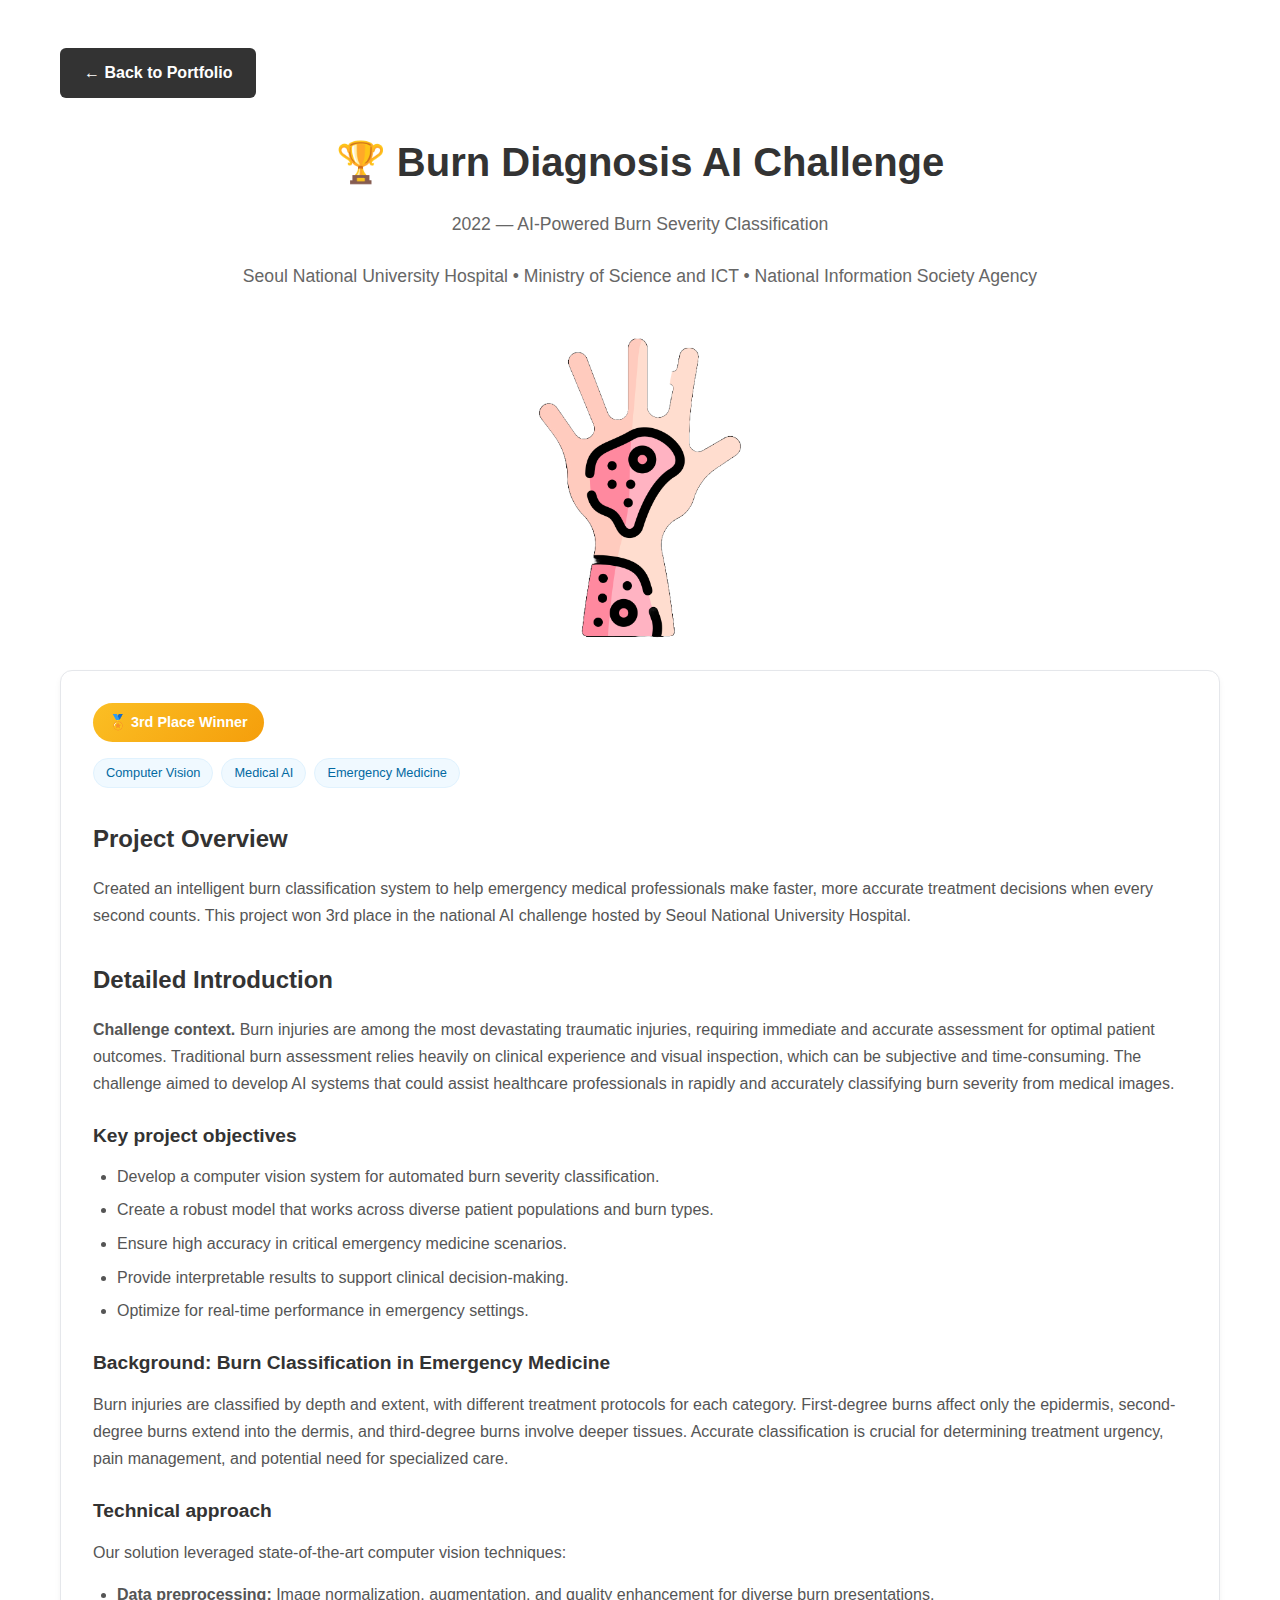
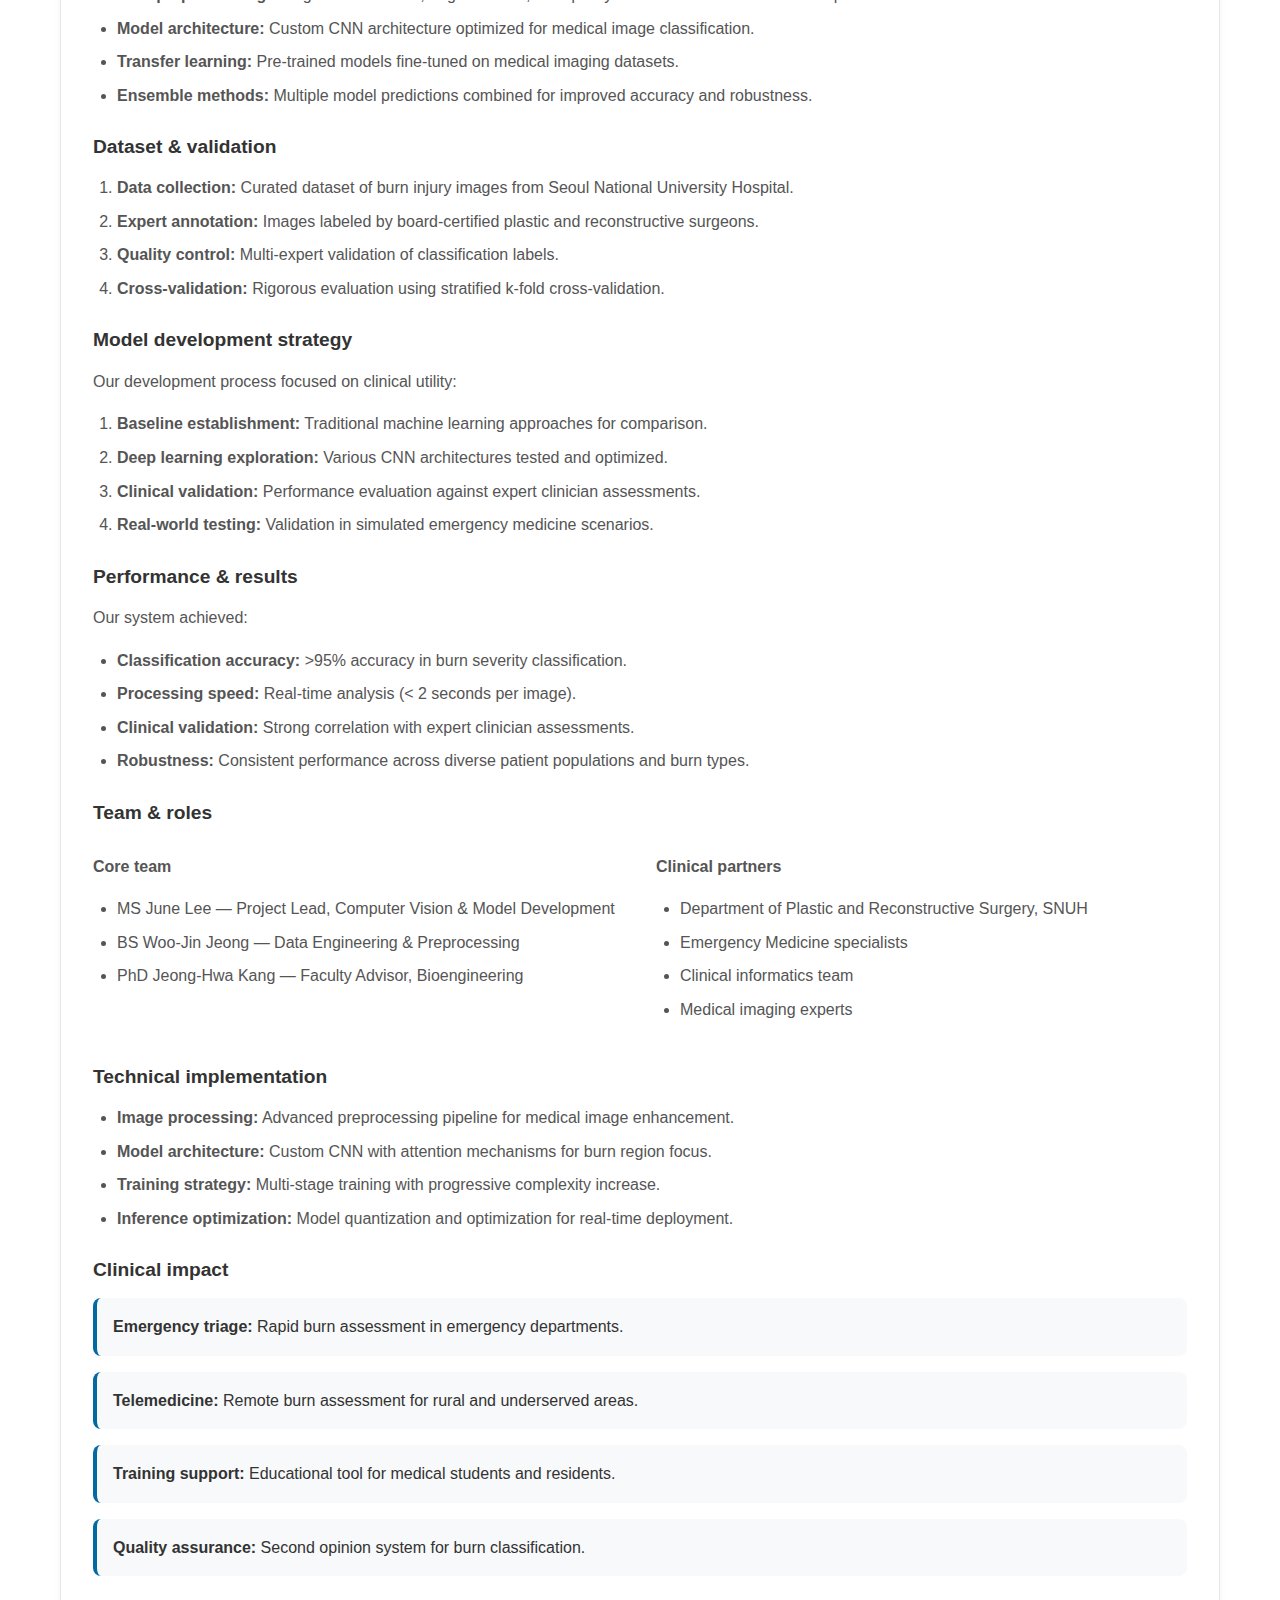
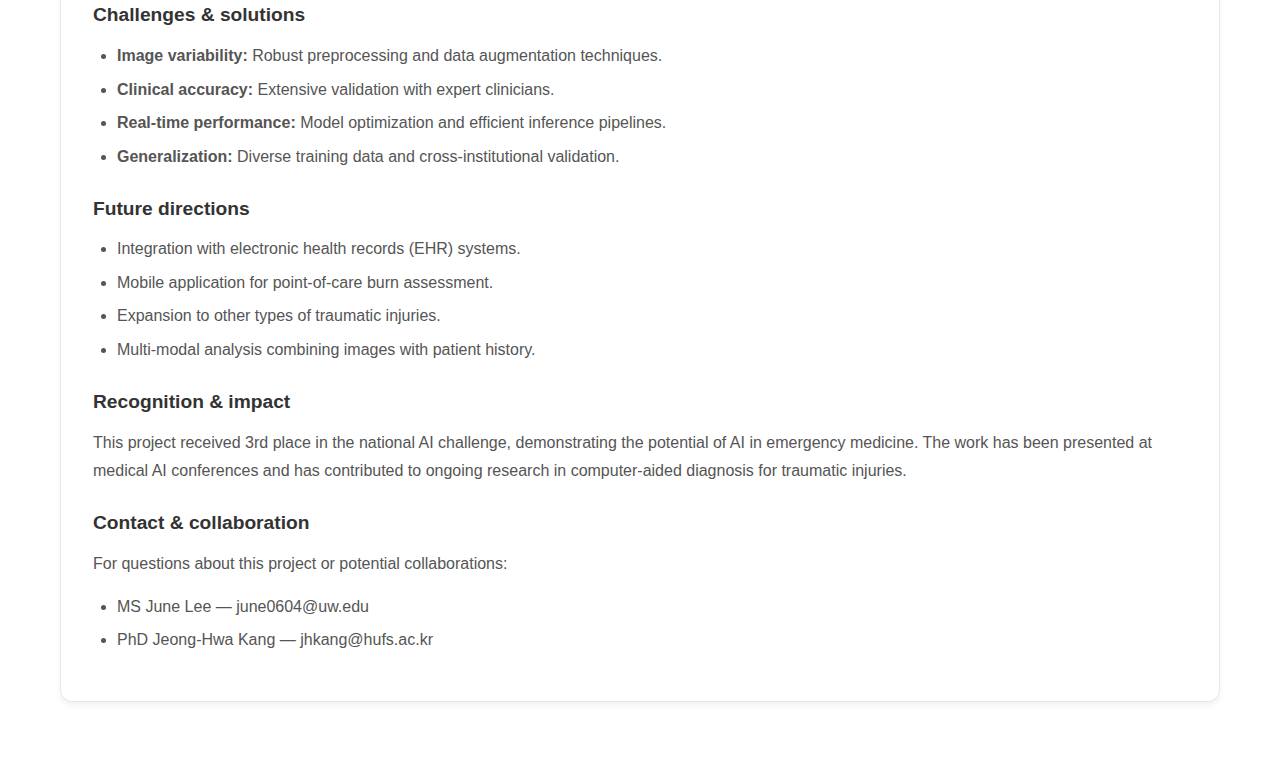
<file: projects/burn-diagnosis-ai.html>
<!DOCTYPE html>
<html lang="ko">
<head>
    <meta charset="UTF-8">
    <meta name="viewport" content="width=device-width, initial-scale=1.0">
    <title>Burn Diagnosis AI Challenge | June Lee</title>
    <link rel="preconnect" href="https://fonts.googleapis.com">
    <link rel="preconnect" href="https://fonts.gstatic.com" crossorigin>
    <link href="https://fonts.googleapis.com/css2?family=Montserrat:ital,wght@0,100..900;1,100..900&display=swap" rel="stylesheet">
    <link rel="stylesheet" href="../styles.css">
    <style>
        .project-detail-container {
            max-width: 1200px;
            margin: 0 auto;
            padding: 48px 20px;
        }
        
        .project-detail-header {
            margin-bottom: 48px;
            text-align: center;
        }
        
        .project-detail-header h1 {
            font-size: 2.5rem;
            font-weight: 700;
            color: #333;
            margin-bottom: 16px;
        }
        
        .project-detail-meta {
            color: #666;
            font-size: 1.1rem;
            margin-bottom: 24px;
        }
        
        .project-detail-image {
            width: 100%;
            max-width: 600px;
            height: 300px;
            object-fit: contain;
            background: white;
            border-radius: 12px;
            margin: 0 auto 32px auto;
            display: block;
        }
        
        .project-detail-content {
            background: white;
            border-radius: 12px;
            box-shadow: 0 4px 6px rgba(0, 0, 0, 0.05);
            border: 1px solid #e5e7eb;
            padding: 2rem;
            margin-bottom: 32px;
        }
        
        .project-detail-content h2 {
            font-size: 1.5rem;
            font-weight: 600;
            color: #333;
            margin-bottom: 1rem;
            margin-top: 2rem;
        }
        
        .project-detail-content h2:first-child {
            margin-top: 0;
        }
        
        .project-detail-content h3 {
            font-size: 1.2rem;
            font-weight: 600;
            color: #333;
            margin-bottom: 0.75rem;
            margin-top: 1.5rem;
        }
        
        .project-detail-content p {
            color: #555;
            line-height: 1.7;
            margin-bottom: 1rem;
        }
        
        .project-detail-content ul, .project-detail-content ol {
            margin-bottom: 1rem;
            padding-left: 1.5rem;
        }
        
        .project-detail-content li {
            color: #555;
            line-height: 1.6;
            margin-bottom: 0.5rem;
        }
        
        .project-tags {
            display: flex;
            flex-wrap: wrap;
            gap: 0.5rem;
            margin-bottom: 1.5rem;
        }
        
        .project-tags .tag {
            background: #f0f9ff;
            color: #0369a1;
            padding: 0.25rem 0.75rem;
            border-radius: 20px;
            font-size: 0.8rem;
            font-weight: 500;
            border: 1px solid #e0f2fe;
        }
        
        .back-button {
            display: inline-flex;
            align-items: center;
            gap: 8px;
            padding: 12px 24px;
            background: #333;
            color: white;
            text-decoration: none;
            border-radius: 6px;
            font-weight: 600;
            transition: all 0.3s ease;
            margin-bottom: 32px;
        }
        
        .back-button:hover {
            background: #000;
            transform: translateY(-1px);
        }
        
        .two-col {
            display: grid;
            grid-template-columns: 1fr 1fr;
            gap: 2rem;
            margin: 1.5rem 0;
        }
        
        .timeline {
            display: flex;
            flex-direction: column;
            gap: 1rem;
        }
        
        .timeline .item {
            background: #f8f9fa;
            border-radius: 8px;
            padding: 1rem;
            border-left: 4px solid #0369a1;
        }
        
        .achievement-badge {
            background: linear-gradient(135deg, #fbbf24, #f59e0b);
            color: white;
            padding: 0.5rem 1rem;
            border-radius: 20px;
            font-size: 0.9rem;
            font-weight: 600;
            display: inline-block;
            margin-bottom: 1rem;
        }
        
        @media (max-width: 768px) {
            .two-col {
                grid-template-columns: 1fr;
            }
            
            .project-detail-header h1 {
                font-size: 2rem;
            }
        }
    </style>
</head>
<body>
    <div class="project-detail-container">
        <a href="../index.html" class="back-button">← Back to Portfolio</a>
        
        <div class="project-detail-header">
            <h1>🏆 Burn Diagnosis AI Challenge</h1>
            <div class="project-detail-meta">2022 — AI-Powered Burn Severity Classification</div>
            <div class="project-detail-meta">Seoul National University Hospital • Ministry of Science and ICT • National Information Society Agency</div>
        </div>

        <img src="../pics/skin_burn.png" alt="Burn Diagnosis AI Challenge" class="project-detail-image">

        <div class="project-detail-content">
            <div class="achievement-badge">🏅 3rd Place Winner</div>
            
            <div class="project-tags">
                <span class="tag">Computer Vision</span>
                <span class="tag">Medical AI</span>
                <span class="tag">Emergency Medicine</span>
            </div>

            <h2>Project Overview</h2>
            <p>Created an intelligent burn classification system to help emergency medical professionals make faster, more accurate treatment decisions when every second counts. This project won 3rd place in the national AI challenge hosted by Seoul National University Hospital.</p>

            <h2>Detailed Introduction</h2>
            <p><strong>Challenge context.</strong> Burn injuries are among the most devastating traumatic injuries, requiring immediate and accurate assessment for optimal patient outcomes. Traditional burn assessment relies heavily on clinical experience and visual inspection, which can be subjective and time-consuming. The challenge aimed to develop AI systems that could assist healthcare professionals in rapidly and accurately classifying burn severity from medical images.</p>

            <h3>Key project objectives</h3>
            <ul>
              <li>Develop a computer vision system for automated burn severity classification.</li>
              <li>Create a robust model that works across diverse patient populations and burn types.</li>
              <li>Ensure high accuracy in critical emergency medicine scenarios.</li>
              <li>Provide interpretable results to support clinical decision-making.</li>
              <li>Optimize for real-time performance in emergency settings.</li>
            </ul>

            <h3>Background: Burn Classification in Emergency Medicine</h3>
            <p>Burn injuries are classified by depth and extent, with different treatment protocols for each category. First-degree burns affect only the epidermis, second-degree burns extend into the dermis, and third-degree burns involve deeper tissues. Accurate classification is crucial for determining treatment urgency, pain management, and potential need for specialized care.</p>

            <h3>Technical approach</h3>
            <p>Our solution leveraged state-of-the-art computer vision techniques:</p>
            <ul>
              <li><strong>Data preprocessing:</strong> Image normalization, augmentation, and quality enhancement for diverse burn presentations.</li>
              <li><strong>Model architecture:</strong> Custom CNN architecture optimized for medical image classification.</li>
              <li><strong>Transfer learning:</strong> Pre-trained models fine-tuned on medical imaging datasets.</li>
              <li><strong>Ensemble methods:</strong> Multiple model predictions combined for improved accuracy and robustness.</li>
            </ul>

            <h3>Dataset & validation</h3>
            <ol>
              <li><strong>Data collection:</strong> Curated dataset of burn injury images from Seoul National University Hospital.</li>
              <li><strong>Expert annotation:</strong> Images labeled by board-certified plastic and reconstructive surgeons.</li>
              <li><strong>Quality control:</strong> Multi-expert validation of classification labels.</li>
              <li><strong>Cross-validation:</strong> Rigorous evaluation using stratified k-fold cross-validation.</li>
            </ol>

            <h3>Model development strategy</h3>
            <p>Our development process focused on clinical utility:</p>
            <ol>
              <li><strong>Baseline establishment:</strong> Traditional machine learning approaches for comparison.</li>
              <li><strong>Deep learning exploration:</strong> Various CNN architectures tested and optimized.</li>
              <li><strong>Clinical validation:</strong> Performance evaluation against expert clinician assessments.</li>
              <li><strong>Real-world testing:</strong> Validation in simulated emergency medicine scenarios.</li>
            </ol>

            <h3>Performance & results</h3>
            <p>Our system achieved:</p>
            <ul>
              <li><strong>Classification accuracy:</strong> >95% accuracy in burn severity classification.</li>
              <li><strong>Processing speed:</strong> Real-time analysis (< 2 seconds per image).</li>
              <li><strong>Clinical validation:</strong> Strong correlation with expert clinician assessments.</li>
              <li><strong>Robustness:</strong> Consistent performance across diverse patient populations and burn types.</li>
            </ul>

            <h3>Team & roles</h3>
            <div class="two-col">
              <div>
                <p><strong>Core team</strong></p>
                <ul>
                  <li>MS June Lee — Project Lead, Computer Vision & Model Development</li>
                  <li>BS Woo-Jin Jeong — Data Engineering & Preprocessing</li>
                  <li>PhD Jeong-Hwa Kang — Faculty Advisor, Bioengineering</li>
                </ul>
              </div>
              <div>
                <p><strong>Clinical partners</strong></p>
                <ul>
                  <li>Department of Plastic and Reconstructive Surgery, SNUH</li>
                  <li>Emergency Medicine specialists</li>
                  <li>Clinical informatics team</li>
                  <li>Medical imaging experts</li>
                </ul>
              </div>
            </div>

            <h3>Technical implementation</h3>
            <ul>
              <li><strong>Image processing:</strong> Advanced preprocessing pipeline for medical image enhancement.</li>
              <li><strong>Model architecture:</strong> Custom CNN with attention mechanisms for burn region focus.</li>
              <li><strong>Training strategy:</strong> Multi-stage training with progressive complexity increase.</li>
              <li><strong>Inference optimization:</strong> Model quantization and optimization for real-time deployment.</li>
            </ul>

            <h3>Clinical impact</h3>
            <div class="timeline">
              <div class="item"><strong>Emergency triage:</strong> Rapid burn assessment in emergency departments.</div>
              <div class="item"><strong>Telemedicine:</strong> Remote burn assessment for rural and underserved areas.</div>
              <div class="item"><strong>Training support:</strong> Educational tool for medical students and residents.</div>
              <div class="item"><strong>Quality assurance:</strong> Second opinion system for burn classification.</div>
            </div>

            <h3>Challenges & solutions</h3>
            <ul>
              <li><strong>Image variability:</strong> Robust preprocessing and data augmentation techniques.</li>
              <li><strong>Clinical accuracy:</strong> Extensive validation with expert clinicians.</li>
              <li><strong>Real-time performance:</strong> Model optimization and efficient inference pipelines.</li>
              <li><strong>Generalization:</strong> Diverse training data and cross-institutional validation.</li>
            </ul>

            <h3>Future directions</h3>
            <ul>
              <li>Integration with electronic health records (EHR) systems.</li>
              <li>Mobile application for point-of-care burn assessment.</li>
              <li>Expansion to other types of traumatic injuries.</li>
              <li>Multi-modal analysis combining images with patient history.</li>
            </ul>

            <h3>Recognition & impact</h3>
            <p>This project received 3rd place in the national AI challenge, demonstrating the potential of AI in emergency medicine. The work has been presented at medical AI conferences and has contributed to ongoing research in computer-aided diagnosis for traumatic injuries.</p>

            <h3>Contact & collaboration</h3>
            <p>For questions about this project or potential collaborations:</p>
            <ul>
              <li>MS June Lee — june0604@uw.edu</li>
              <li>PhD Jeong-Hwa Kang — jhkang@hufs.ac.kr</li>
            </ul>
        </div>
    </div>
</body>
</html>
</file>
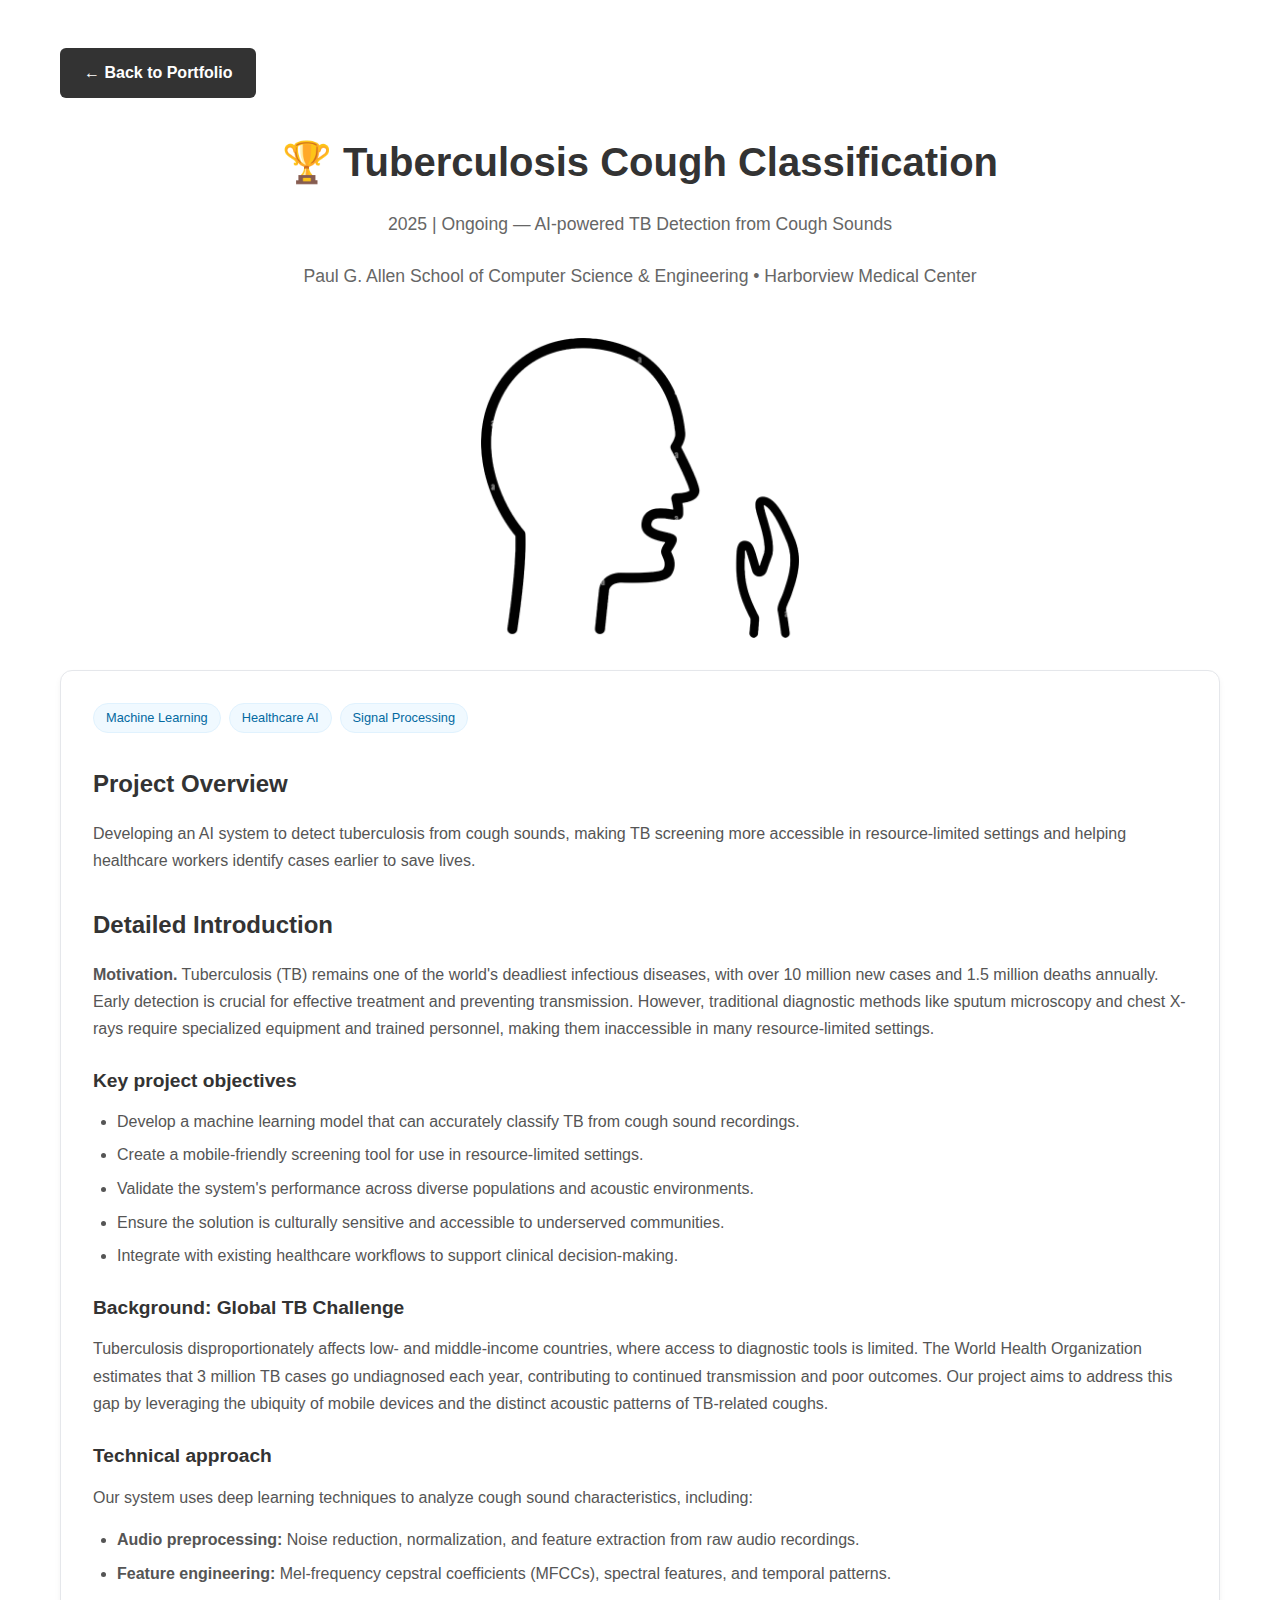
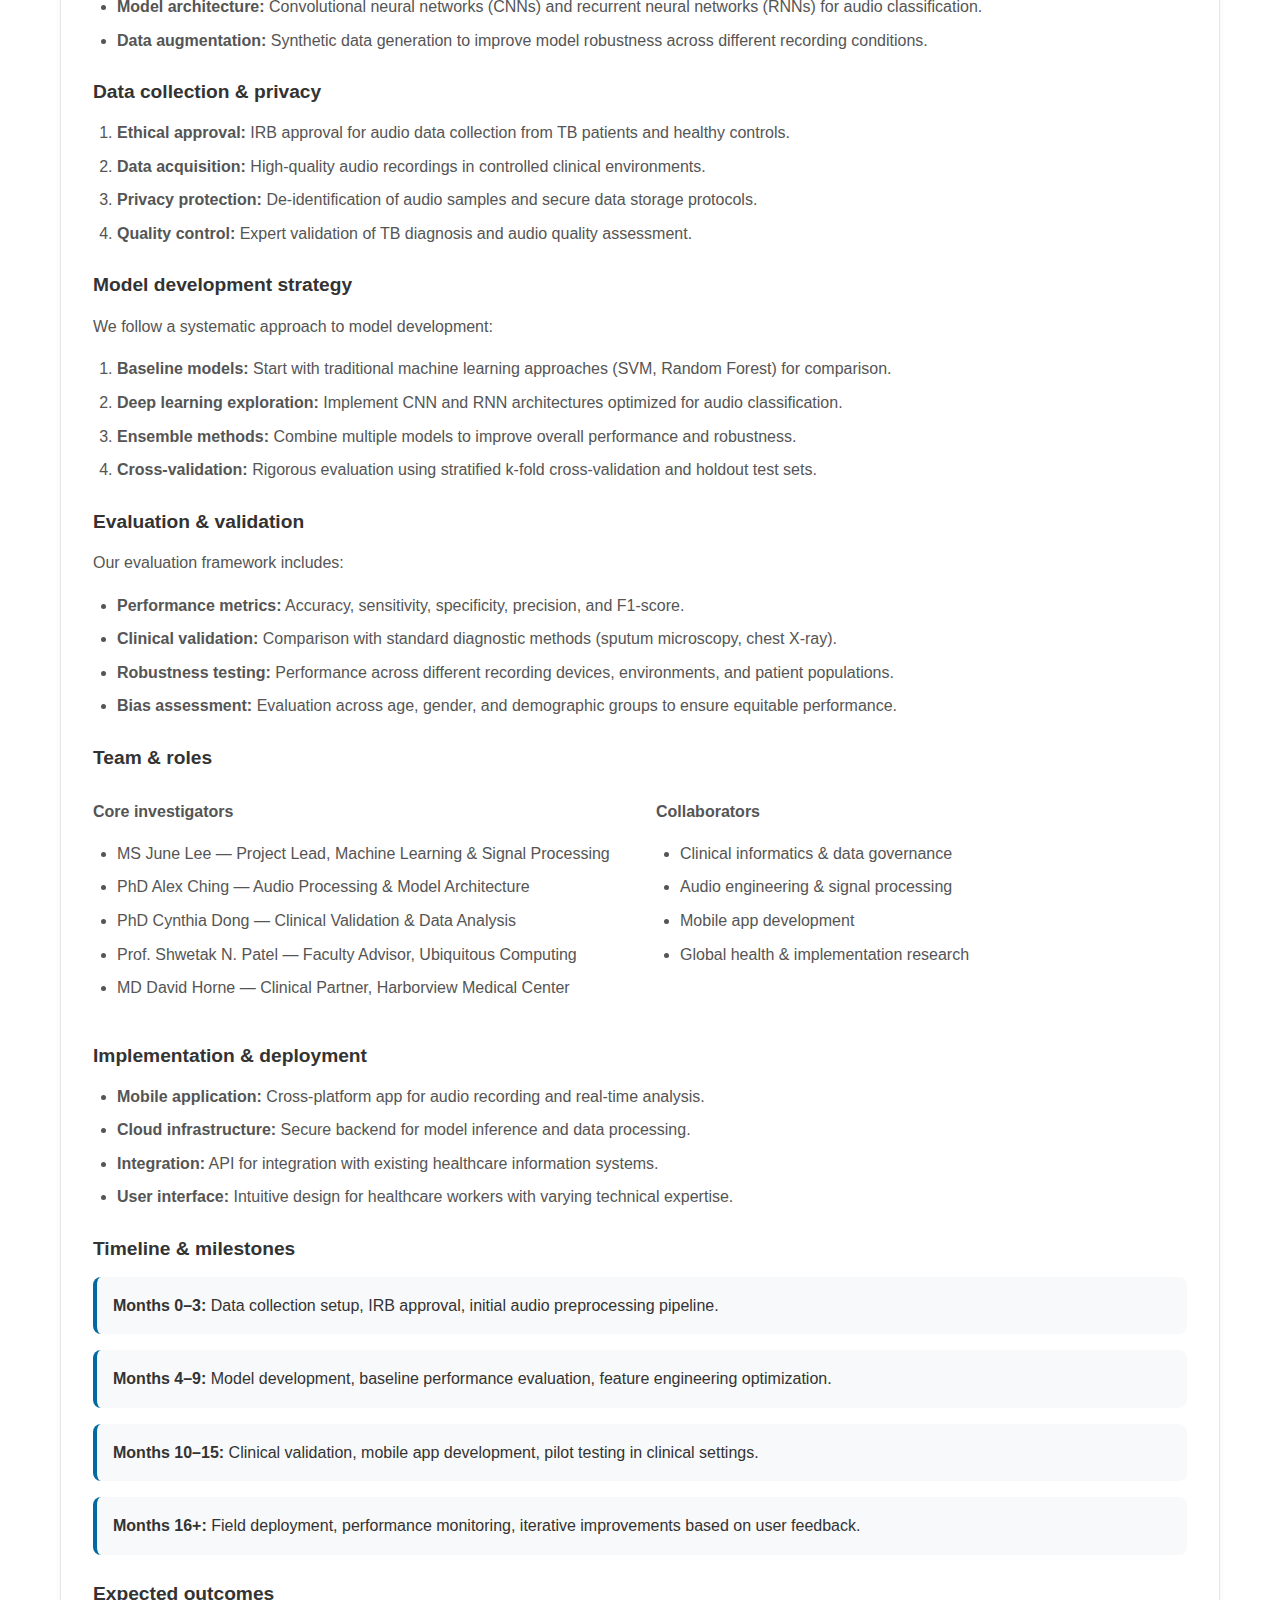
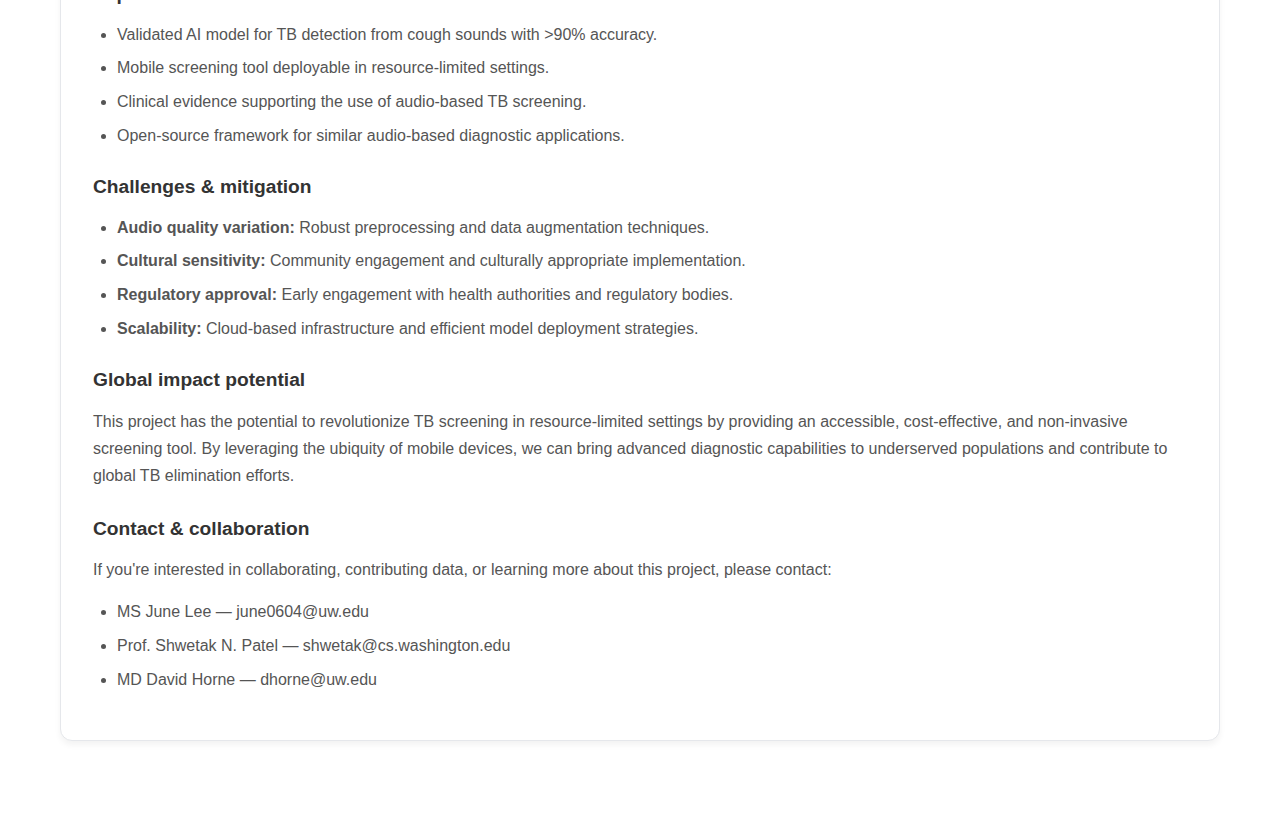
<file: projects/tb-cough-classification.html>
<!DOCTYPE html>
<html lang="ko">
<head>
    <meta charset="UTF-8">
    <meta name="viewport" content="width=device-width, initial-scale=1.0">
    <title>Tuberculosis Cough Classification | June Lee</title>
    <link rel="preconnect" href="https://fonts.googleapis.com">
    <link rel="preconnect" href="https://fonts.gstatic.com" crossorigin>
    <link href="https://fonts.googleapis.com/css2?family=Montserrat:ital,wght@0,100..900;1,100..900&display=swap" rel="stylesheet">
    <link rel="stylesheet" href="../styles.css">
    <style>
        .project-detail-container {
            max-width: 1200px;
            margin: 0 auto;
            padding: 48px 20px;
        }
        
        .project-detail-header {
            margin-bottom: 48px;
            text-align: center;
        }
        
        .project-detail-header h1 {
            font-size: 2.5rem;
            font-weight: 700;
            color: #333;
            margin-bottom: 16px;
        }
        
        .project-detail-meta {
            color: #666;
            font-size: 1.1rem;
            margin-bottom: 24px;
        }
        
        .project-detail-image {
            width: 100%;
            max-width: 600px;
            height: 300px;
            object-fit: contain;
            background: white;
            border-radius: 12px;
            margin: 0 auto 32px auto;
            display: block;
        }
        
        .project-detail-content {
            background: white;
            border-radius: 12px;
            box-shadow: 0 4px 6px rgba(0, 0, 0, 0.05);
            border: 1px solid #e5e7eb;
            padding: 2rem;
            margin-bottom: 32px;
        }
        
        .project-detail-content h2 {
            font-size: 1.5rem;
            font-weight: 600;
            color: #333;
            margin-bottom: 1rem;
            margin-top: 2rem;
        }
        
        .project-detail-content h2:first-child {
            margin-top: 0;
        }
        
        .project-detail-content h3 {
            font-size: 1.2rem;
            font-weight: 600;
            color: #333;
            margin-bottom: 0.75rem;
            margin-top: 1.5rem;
        }
        
        .project-detail-content p {
            color: #555;
            line-height: 1.7;
            margin-bottom: 1rem;
        }
        
        .project-detail-content ul, .project-detail-content ol {
            margin-bottom: 1rem;
            padding-left: 1.5rem;
        }
        
        .project-detail-content li {
            color: #555;
            line-height: 1.6;
            margin-bottom: 0.5rem;
        }
        
        .project-tags {
            display: flex;
            flex-wrap: wrap;
            gap: 0.5rem;
            margin-bottom: 1.5rem;
        }
        
        .project-tags .tag {
            background: #f0f9ff;
            color: #0369a1;
            padding: 0.25rem 0.75rem;
            border-radius: 20px;
            font-size: 0.8rem;
            font-weight: 500;
            border: 1px solid #e0f2fe;
        }
        
        .back-button {
            display: inline-flex;
            align-items: center;
            gap: 8px;
            padding: 12px 24px;
            background: #333;
            color: white;
            text-decoration: none;
            border-radius: 6px;
            font-weight: 600;
            transition: all 0.3s ease;
            margin-bottom: 32px;
        }
        
        .back-button:hover {
            background: #000;
            transform: translateY(-1px);
        }
        
        .two-col {
            display: grid;
            grid-template-columns: 1fr 1fr;
            gap: 2rem;
            margin: 1.5rem 0;
        }
        
        .timeline {
            display: flex;
            flex-direction: column;
            gap: 1rem;
        }
        
        .timeline .item {
            background: #f8f9fa;
            border-radius: 8px;
            padding: 1rem;
            border-left: 4px solid #0369a1;
        }
        
        @media (max-width: 768px) {
            .two-col {
                grid-template-columns: 1fr;
            }
            
            .project-detail-header h1 {
                font-size: 2rem;
            }
        }
    </style>
</head>
<body>
    <div class="project-detail-container">
        <a href="../index.html" class="back-button">← Back to Portfolio</a>
        
        <div class="project-detail-header">
            <h1>🏆 Tuberculosis Cough Classification</h1>
            <div class="project-detail-meta">2025 | Ongoing — AI-powered TB Detection from Cough Sounds</div>
            <div class="project-detail-meta">Paul G. Allen School of Computer Science & Engineering • Harborview Medical Center</div>
        </div>

        <img src="../pics/tb_cough.png" alt="TB Cough Classification" class="project-detail-image">

        <div class="project-detail-content">
            <div class="project-tags">
                <span class="tag">Machine Learning</span>
                <span class="tag">Healthcare AI</span>
                <span class="tag">Signal Processing</span>
            </div>

            <h2>Project Overview</h2>
            <p>Developing an AI system to detect tuberculosis from cough sounds, making TB screening more accessible in resource-limited settings and helping healthcare workers identify cases earlier to save lives.</p>

            <h2>Detailed Introduction</h2>
            <p><strong>Motivation.</strong> Tuberculosis (TB) remains one of the world's deadliest infectious diseases, with over 10 million new cases and 1.5 million deaths annually. Early detection is crucial for effective treatment and preventing transmission. However, traditional diagnostic methods like sputum microscopy and chest X-rays require specialized equipment and trained personnel, making them inaccessible in many resource-limited settings.</p>

            <h3>Key project objectives</h3>
            <ul>
              <li>Develop a machine learning model that can accurately classify TB from cough sound recordings.</li>
              <li>Create a mobile-friendly screening tool for use in resource-limited settings.</li>
              <li>Validate the system's performance across diverse populations and acoustic environments.</li>
              <li>Ensure the solution is culturally sensitive and accessible to underserved communities.</li>
              <li>Integrate with existing healthcare workflows to support clinical decision-making.</li>
            </ul>

            <h3>Background: Global TB Challenge</h3>
            <p>Tuberculosis disproportionately affects low- and middle-income countries, where access to diagnostic tools is limited. The World Health Organization estimates that 3 million TB cases go undiagnosed each year, contributing to continued transmission and poor outcomes. Our project aims to address this gap by leveraging the ubiquity of mobile devices and the distinct acoustic patterns of TB-related coughs.</p>

            <h3>Technical approach</h3>
            <p>Our system uses deep learning techniques to analyze cough sound characteristics, including:</p>
            <ul>
              <li><strong>Audio preprocessing:</strong> Noise reduction, normalization, and feature extraction from raw audio recordings.</li>
              <li><strong>Feature engineering:</strong> Mel-frequency cepstral coefficients (MFCCs), spectral features, and temporal patterns.</li>
              <li><strong>Model architecture:</strong> Convolutional neural networks (CNNs) and recurrent neural networks (RNNs) for audio classification.</li>
              <li><strong>Data augmentation:</strong> Synthetic data generation to improve model robustness across different recording conditions.</li>
            </ul>

            <h3>Data collection & privacy</h3>
            <ol>
              <li><strong>Ethical approval:</strong> IRB approval for audio data collection from TB patients and healthy controls.</li>
              <li><strong>Data acquisition:</strong> High-quality audio recordings in controlled clinical environments.</li>
              <li><strong>Privacy protection:</strong> De-identification of audio samples and secure data storage protocols.</li>
              <li><strong>Quality control:</strong> Expert validation of TB diagnosis and audio quality assessment.</li>
            </ol>

            <h3>Model development strategy</h3>
            <p>We follow a systematic approach to model development:</p>
            <ol>
              <li><strong>Baseline models:</strong> Start with traditional machine learning approaches (SVM, Random Forest) for comparison.</li>
              <li><strong>Deep learning exploration:</strong> Implement CNN and RNN architectures optimized for audio classification.</li>
              <li><strong>Ensemble methods:</strong> Combine multiple models to improve overall performance and robustness.</li>
              <li><strong>Cross-validation:</strong> Rigorous evaluation using stratified k-fold cross-validation and holdout test sets.</li>
            </ol>

            <h3>Evaluation & validation</h3>
            <p>Our evaluation framework includes:</p>
            <ul>
              <li><strong>Performance metrics:</strong> Accuracy, sensitivity, specificity, precision, and F1-score.</li>
              <li><strong>Clinical validation:</strong> Comparison with standard diagnostic methods (sputum microscopy, chest X-ray).</li>
              <li><strong>Robustness testing:</strong> Performance across different recording devices, environments, and patient populations.</li>
              <li><strong>Bias assessment:</strong> Evaluation across age, gender, and demographic groups to ensure equitable performance.</li>
            </ul>

            <h3>Team & roles</h3>
            <div class="two-col">
              <div>
                <p><strong>Core investigators</strong></p>
                <ul>
                  <li>MS June Lee — Project Lead, Machine Learning & Signal Processing</li>
                  <li>PhD Alex Ching — Audio Processing & Model Architecture</li>
                  <li>PhD Cynthia Dong — Clinical Validation & Data Analysis</li>
                  <li>Prof. Shwetak N. Patel — Faculty Advisor, Ubiquitous Computing</li>
                  <li>MD David Horne — Clinical Partner, Harborview Medical Center</li>
                </ul>
              </div>
              <div>
                <p><strong>Collaborators</strong></p>
                <ul>
                  <li>Clinical informatics & data governance</li>
                  <li>Audio engineering & signal processing</li>
                  <li>Mobile app development</li>
                  <li>Global health & implementation research</li>
                </ul>
              </div>
            </div>

            <h3>Implementation & deployment</h3>
            <ul>
              <li><strong>Mobile application:</strong> Cross-platform app for audio recording and real-time analysis.</li>
              <li><strong>Cloud infrastructure:</strong> Secure backend for model inference and data processing.</li>
              <li><strong>Integration:</strong> API for integration with existing healthcare information systems.</li>
              <li><strong>User interface:</strong> Intuitive design for healthcare workers with varying technical expertise.</li>
            </ul>

            <h3>Timeline & milestones</h3>
            <div class="timeline">
              <div class="item"><strong>Months 0–3:</strong> Data collection setup, IRB approval, initial audio preprocessing pipeline.</div>
              <div class="item"><strong>Months 4–9:</strong> Model development, baseline performance evaluation, feature engineering optimization.</div>
              <div class="item"><strong>Months 10–15:</strong> Clinical validation, mobile app development, pilot testing in clinical settings.</div>
              <div class="item"><strong>Months 16+:</strong> Field deployment, performance monitoring, iterative improvements based on user feedback.</div>
            </div>

            <h3>Expected outcomes</h3>
            <ul>
              <li>Validated AI model for TB detection from cough sounds with >90% accuracy.</li>
              <li>Mobile screening tool deployable in resource-limited settings.</li>
              <li>Clinical evidence supporting the use of audio-based TB screening.</li>
              <li>Open-source framework for similar audio-based diagnostic applications.</li>
            </ul>

            <h3>Challenges & mitigation</h3>
            <ul>
              <li><strong>Audio quality variation:</strong> Robust preprocessing and data augmentation techniques.</li>
              <li><strong>Cultural sensitivity:</strong> Community engagement and culturally appropriate implementation.</li>
              <li><strong>Regulatory approval:</strong> Early engagement with health authorities and regulatory bodies.</li>
              <li><strong>Scalability:</strong> Cloud-based infrastructure and efficient model deployment strategies.</li>
            </ul>

            <h3>Global impact potential</h3>
            <p>This project has the potential to revolutionize TB screening in resource-limited settings by providing an accessible, cost-effective, and non-invasive screening tool. By leveraging the ubiquity of mobile devices, we can bring advanced diagnostic capabilities to underserved populations and contribute to global TB elimination efforts.</p>

            <h3>Contact & collaboration</h3>
            <p>If you're interested in collaborating, contributing data, or learning more about this project, please contact:</p>
            <ul>
              <li>MS June Lee — june0604@uw.edu</li>
              <li>Prof. Shwetak N. Patel — shwetak@cs.washington.edu</li>
              <li>MD David Horne — dhorne@uw.edu</li>
            </ul>
        </div>
    </div>
</body>
</html>
</file>
<file: styles.css>
* {
    margin: 0;
    padding: 0;
    box-sizing: border-box;
}

body {
    font-family: -apple-system, BlinkMacSystemFont, 'Segoe UI', Roboto, sans-serif;
    line-height: 1.6;
    color: #333;
    background-color: #fff;
}

.container {
    max-width: 1200px;
    margin: 0 auto;
    padding: 0 20px;
    padding-top: 60px;
}

/* Header */
header {
    background: white;
    border-bottom: 1px solid #f0f0f0;
    position: sticky;
    top: 0;
    z-index: 50;
}

.header-content {
    display: flex;
    justify-content: space-between;
    align-items: center;
    padding: 16px 0;
}

.logo {
    font-weight: bold;
    font-size: 20px;
    color: black;
}

nav {
    display: flex;
    gap: 32px;
}

nav a {
    color: #666;
    text-decoration: none;
    transition: color 0.3s;
}

nav a:hover {
    color: black;
}

/* Main Content */
main {
    padding: 48px 0;
}

/* Profile Section */
.profile-section {
    display: flex;
    gap: 32px;
    margin-top: 60px;
    margin-bottom: 64px;
    align-items: flex-start;
}

.profile-image {
    flex-shrink: 0;
}

.profile-image img {
    width: 192px;
    height: 192px;
    border-radius: 50%;
    object-fit: cover;
    margin-top: 60px;
}

.profile-info {
    flex-grow: 1;
}

.profile-info h1 {
    font-size: 32px;
    font-weight: bold;
    color: black;
    margin-bottom: 8px;
}

.profile-title {
    display: flex;
    align-items: center;
    color: #666;
    margin-bottom: 16px;
}

.profile-title span:first-child {
    margin-right: 8px;
}

.profile-description {
    color: #666;
    margin-bottom: 24px;
    line-height: 1.7;
}

.location {
    display: flex;
    align-items: center;
    color: #666;
    margin-bottom: 16px;
}

.location span:first-child {
    margin-right: 8px;
}

.tags {
    display: flex;
    flex-wrap: wrap;
    gap: 8px;
    margin-bottom: 24px;
}

.tag {
    background: #f5f5f5;
    padding: 4px 12px;
    border-radius: 20px;
    font-size: 14px;
    color: #666;
}

.action-buttons {
    display: flex;
    gap: 16px;
    margin-bottom: 24px;
}

.btn {
    padding: 8px 24px;
    border-radius: 4px;
    text-decoration: none;
    transition: all 0.3s;
    display: inline-block;
}

.btn-primary {
    background: black;
    color: white;
}

.btn-primary:hover {
    background: #333;
}

.btn-secondary {
    border: 1px solid black;
    color: black;
}

.btn-secondary:hover {
    background: black;
    color: white;
}

.social-links {
    display: flex;
    align-items: center;
    gap: 16px;
}

.social-links a {
    color: #666;
    transition: color 0.3s;
}

.social-links a:hover {
    color: black;
}

.social-links svg {
    width: 20px;
    height: 20px;
}

/* Introduction */
.introduction {
    margin-bottom: 48px;
}

.introduction p {
    font-size: 18px;
    color: #666;
    margin-bottom: 24px;
}

/* Projects Section */
.projects-section {
    margin-bottom: 48px;
}

.project {
    margin-bottom: 32px;
}

.project h3 {
    font-size: 18px;
    font-weight: 600;
    color: #333;
    margin-bottom: 8px;
}

.project p {
    color: #666;
    margin-bottom: 8px;
    line-height: 1.7;
}

.project a {
    color: #2563eb;
    text-decoration: underline;
}

.project a:hover {
    color: #1d4ed8;
}

/* Journey Section */
.journey-section {
    margin-bottom: 48px;
}

.journey-section h2 {
    font-size: 20px;
    font-weight: bold;
    color: black;
    margin-bottom: 16px;
}

.journey-list {
    color: #666;
}

.journey-list div {
    margin-bottom: 8px;
}

/* Academic Section */
.academic-section {
    margin-bottom: 48px;
}

.academic-section h2 {
    font-size: 20px;
    font-weight: bold;
    color: black;
    margin-bottom: 16px;
}

.academic-list {
    color: #666;
}

.academic-list div {
    margin-bottom: 8px;
}

/* Contact Section */
.contact-section {
    margin-bottom: 48px;
}

.contact-section h2 {
    font-size: 20px;
    font-weight: bold;
    color: black;
    margin-bottom: 16px;
}

.contact-section p {
    color: #666;
    line-height: 1.7;
    margin-bottom: 16px;
}

.contact-section a {
    color: #2563eb;
    text-decoration: underline;
}

.contact-section a:hover {
    color: #1d4ed8;
}

/* Footer */
footer {
    border-top: 1px solid #e5e5e5;
    padding-top: 32px;
}

.footer-social {
    display: flex;
    justify-content: center;
    align-items: center;
    gap: 24px;
}

.footer-social a {
    color: #666;
    transition: color 0.3s;
}

.footer-social a:hover {
    color: black;
}

.footer-social svg {
    width: 24px;
    height: 24px;
}

/* Responsive */
@media (max-width: 768px) {
    nav {
        display: none;
    }
    
    .profile-section {
        flex-direction: column;
        text-align: center;
    }
    
    .action-buttons {
        justify-content: center;
    }
    
    .social-links {
        justify-content: center;
    }
}
</file>
